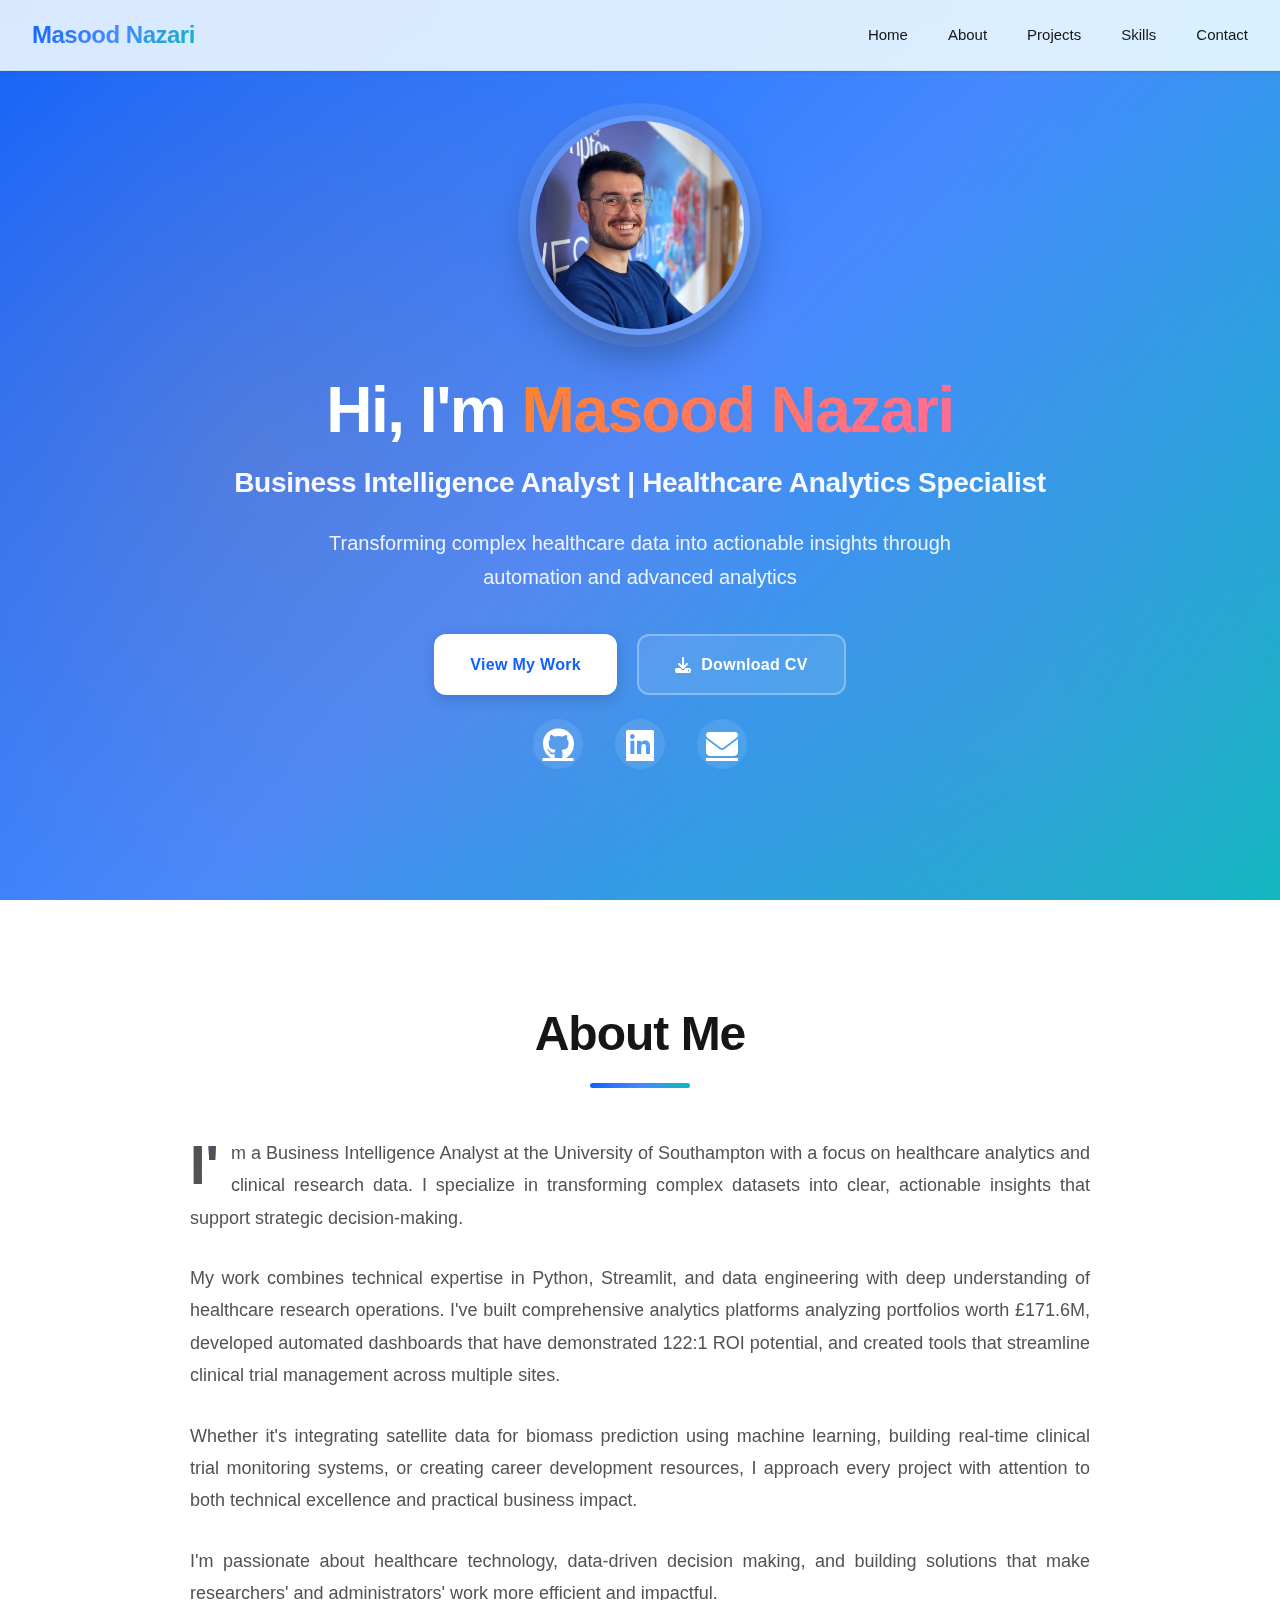
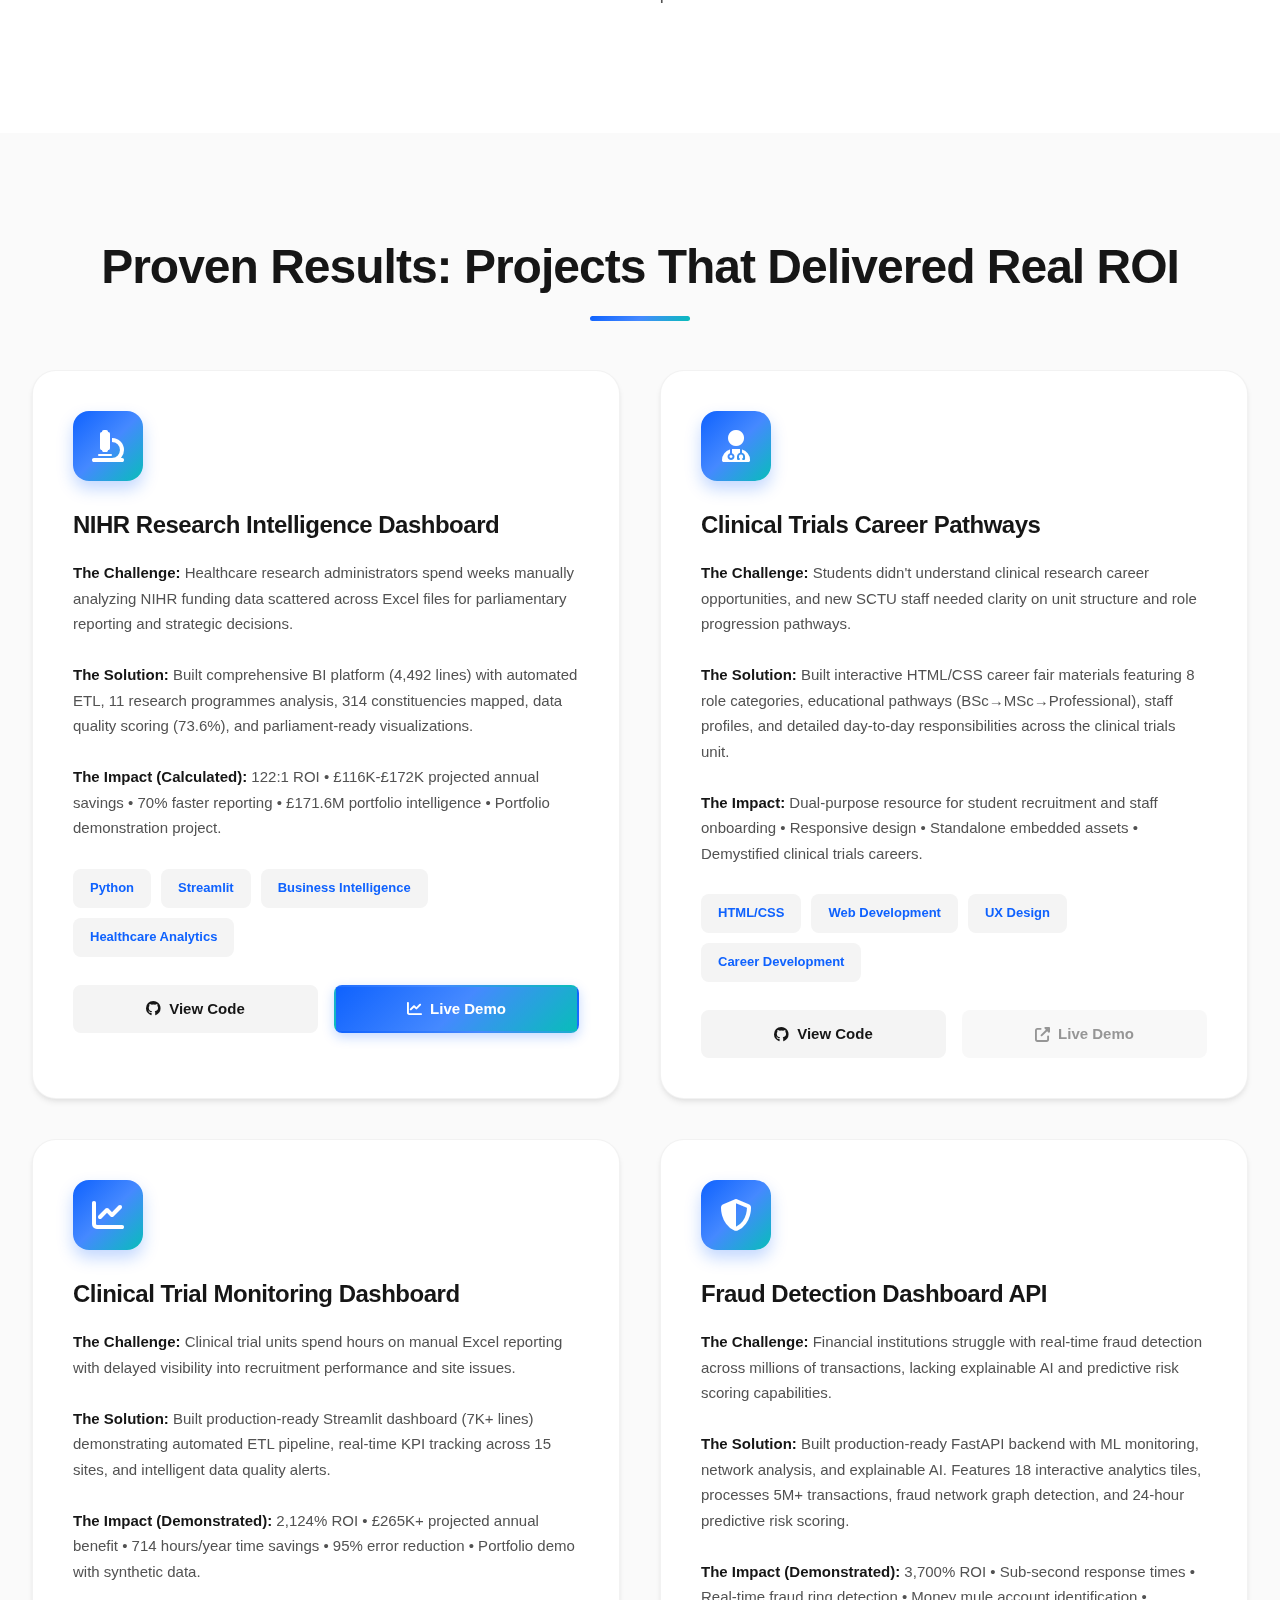
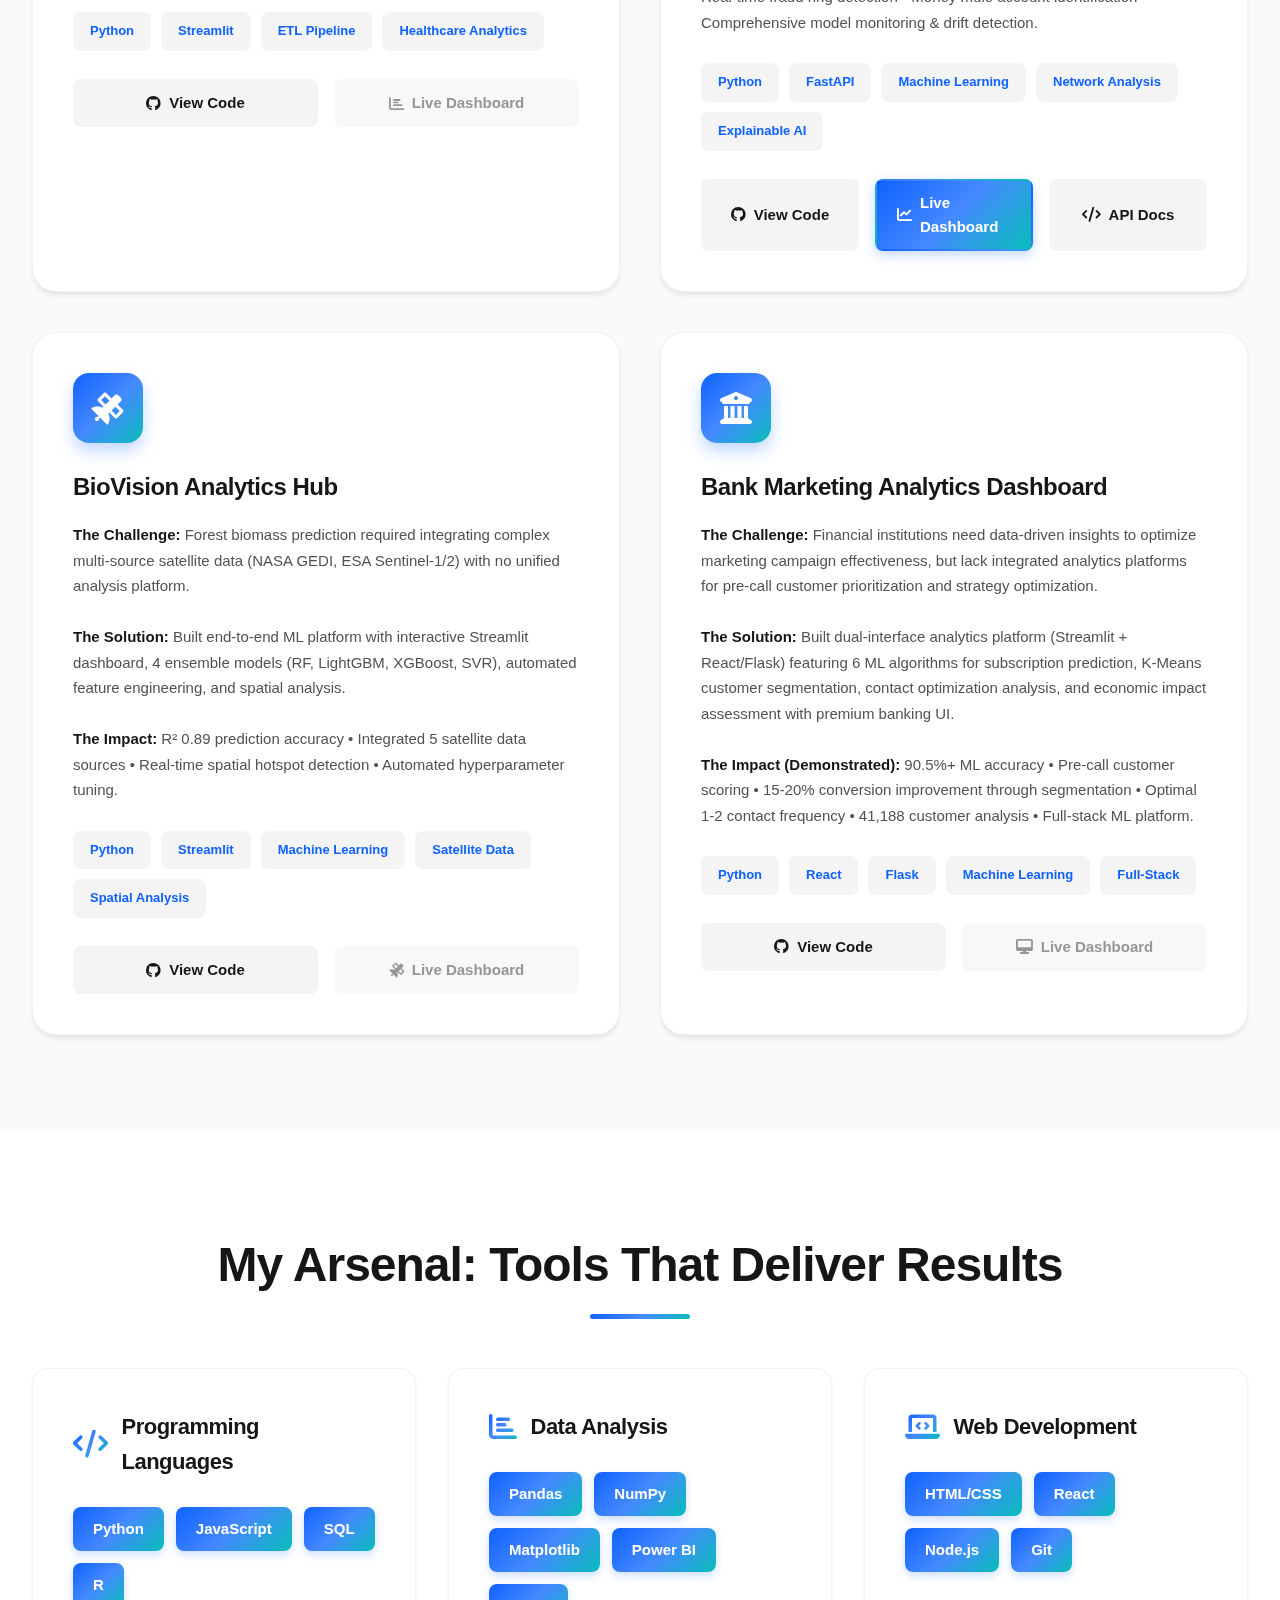
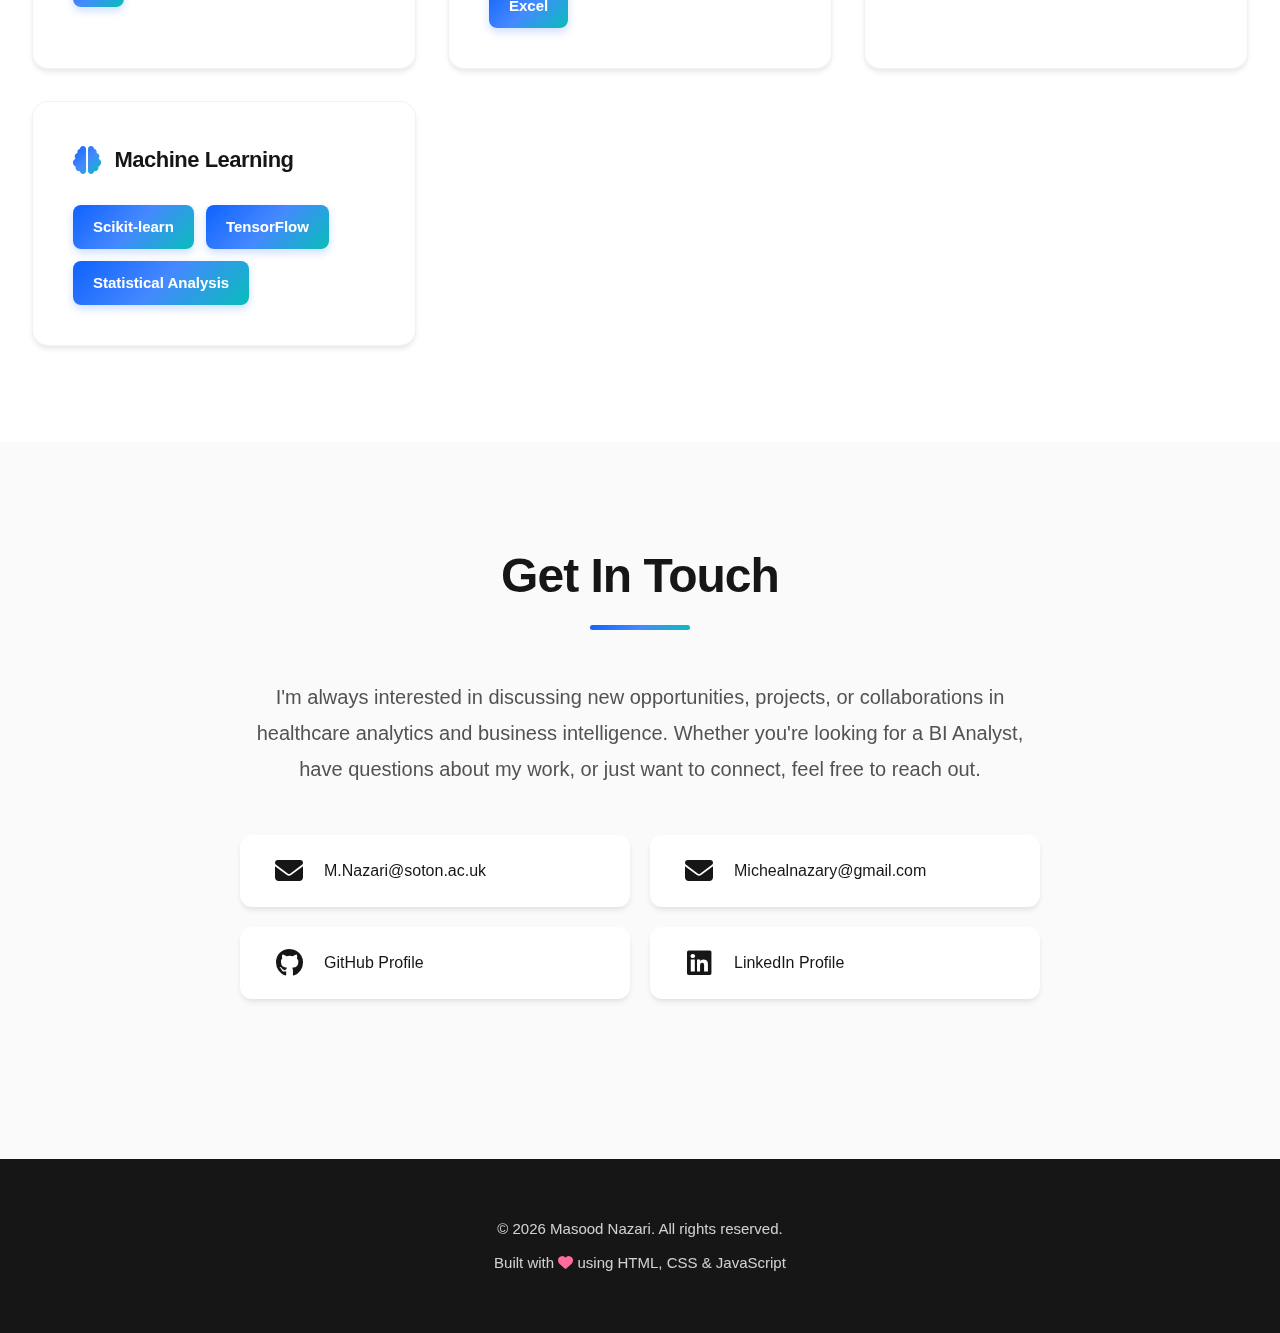
<file: index.html>
<!DOCTYPE html>
<html lang="en">
<head>
    <meta charset="UTF-8">
    <meta name="viewport" content="width=device-width, initial-scale=1.0">
    <meta name="description" content="Masood Nazari - Business Intelligence Analyst Portfolio">
    <title>Masood Nazari | Portfolio</title>
    <link rel="stylesheet" href="styles.css">
    <link rel="stylesheet" href="https://cdnjs.cloudflare.com/ajax/libs/font-awesome/6.4.0/css/all.min.css">
</head>
<body>
    <!-- Navigation -->
    <nav class="navbar">
        <div class="container">
            <div class="nav-brand">Masood Nazari</div>
            <ul class="nav-menu">
                <li><a href="#home" class="nav-link">Home</a></li>
                <li><a href="#about" class="nav-link">About</a></li>
                <li><a href="#projects" class="nav-link">Projects</a></li>
                <li><a href="#skills" class="nav-link">Skills</a></li>
                <li><a href="#contact" class="nav-link">Contact</a></li>
            </ul>
            <div class="hamburger">
                <span></span>
                <span></span>
                <span></span>
            </div>
        </div>
    </nav>

    <!-- Hero Section -->
    <section id="home" class="hero">
        <div class="container">
            <div class="hero-content">
                <div class="profile-image">
                    <img src="assets/profile pic.jpg" alt="Masood Nazari">
                </div>
                <h1 class="hero-title">Hi, I'm <span class="highlight">Masood Nazari</span></h1>
                <p class="hero-subtitle">Business Intelligence Analyst | Healthcare Analytics Specialist</p>
                <p class="hero-description">Transforming complex healthcare data into actionable insights through automation and advanced analytics</p>
                <div class="hero-buttons">
                    <a href="#projects" class="btn btn-primary">View My Work</a>
                    <a href="Masood Nazari CV.docx" download class="btn btn-secondary">
                        <i class="fas fa-download"></i> Download CV
                    </a>
                </div>
                <div class="social-links">
                    <a href="https://github.com/MichaelTheAnalyst" target="_blank" aria-label="GitHub">
                        <i class="fab fa-github"></i>
                    </a>
                    <a href="https://www.linkedin.com/in/masood-nazari" target="_blank" aria-label="LinkedIn">
                        <i class="fab fa-linkedin"></i>
                    </a>
                    <a href="mailto:M.Nazari@soton.ac.uk" aria-label="Email">
                        <i class="fas fa-envelope"></i>
                    </a>
                </div>
            </div>
        </div>
    </section>

    <!-- About Section -->
    <section id="about" class="about">
        <div class="container">
            <h2 class="section-title">About Me</h2>
            <div class="about-content">
                <div class="about-text">
                    <p>I'm a Business Intelligence Analyst at the University of Southampton with a focus on healthcare analytics and clinical research data. I specialize in transforming complex datasets into clear, actionable insights that support strategic decision-making.</p>
                    <p>My work combines technical expertise in Python, Streamlit, and data engineering with deep understanding of healthcare research operations. I've built comprehensive analytics platforms analyzing portfolios worth £171.6M, developed automated dashboards that have demonstrated 122:1 ROI potential, and created tools that streamline clinical trial management across multiple sites.</p>
                    <p>Whether it's integrating satellite data for biomass prediction using machine learning, building real-time clinical trial monitoring systems, or creating career development resources, I approach every project with attention to both technical excellence and practical business impact.</p>
                    <p>I'm passionate about healthcare technology, data-driven decision making, and building solutions that make researchers' and administrators' work more efficient and impactful.</p>
                </div>
            </div>
        </div>
    </section>

    <!-- Projects Section -->
    <section id="projects" class="projects">
        <div class="container">
            <h2 class="section-title">Proven Results: Projects That Delivered Real ROI</h2>
            <div class="projects-grid" id="projects-container">
                <!-- Real Projects from GitHub -->
                <div class="project-card">
                    <div class="project-icon">
                        <i class="fas fa-microscope"></i>
                    </div>
                    <h3>NIHR Research Intelligence Dashboard</h3>
                    <p><strong>The Challenge:</strong> Healthcare research administrators spend weeks manually analyzing NIHR funding data scattered across Excel files for parliamentary reporting and strategic decisions.<br><br>
                    <strong>The Solution:</strong> Built comprehensive BI platform (4,492 lines) with automated ETL, 11 research programmes analysis, 314 constituencies mapped, data quality scoring (73.6%), and parliament-ready visualizations.<br><br>
                    <strong>The Impact (Calculated):</strong> 122:1 ROI • £116K-£172K projected annual savings • 70% faster reporting • £171.6M portfolio intelligence • Portfolio demonstration project.</p>
                    <div class="project-tags">
                        <span class="tag">Python</span>
                        <span class="tag">Streamlit</span>
                        <span class="tag">Business Intelligence</span>
                        <span class="tag">Healthcare Analytics</span>
                    </div>
                    <div class="project-links">
                        <a href="https://github.com/MichaelTheAnalyst/nihr-research-intelligence-dashboard" target="_blank" class="project-link project-link-github">
                            <i class="fab fa-github"></i> View Code
                        </a>
                        <a href="https://nihr-research-intelligence-dashboard-2rzl58srylwa3yqdcqucux.streamlit.app/" target="_blank" class="project-link project-link-demo" title="Interactive Healthcare Intelligence Dashboard">
                            <i class="fas fa-chart-line"></i> Live Demo
                        </a>
                    </div>
                </div>

                <div class="project-card">
                    <div class="project-icon">
                        <i class="fas fa-user-md"></i>
                    </div>
                    <h3>Clinical Trials Career Pathways</h3>
                    <p><strong>The Challenge:</strong> Students didn't understand clinical research career opportunities, and new SCTU staff needed clarity on unit structure and role progression pathways.<br><br>
                    <strong>The Solution:</strong> Built interactive HTML/CSS career fair materials featuring 8 role categories, educational pathways (BSc→MSc→Professional), staff profiles, and detailed day-to-day responsibilities across the clinical trials unit.<br><br>
                    <strong>The Impact:</strong> Dual-purpose resource for student recruitment and staff onboarding • Responsive design • Standalone embedded assets • Demystified clinical trials careers.</p>
                    <div class="project-tags">
                        <span class="tag">HTML/CSS</span>
                        <span class="tag">Web Development</span>
                        <span class="tag">UX Design</span>
                        <span class="tag">Career Development</span>
                    </div>
                    <div class="project-links">
                        <a href="https://github.com/MichaelTheAnalyst/clinical-trials-career-pathways" target="_blank" class="project-link project-link-github">
                            <i class="fab fa-github"></i> View Code
                        </a>
                        <a href="#" target="_blank" class="project-link project-link-demo" title="Deploy on GitHub Pages to activate">
                            <i class="fas fa-external-link-alt"></i> Live Demo
                        </a>
                    </div>
                </div>

                <div class="project-card">
                    <div class="project-icon">
                        <i class="fas fa-chart-line"></i>
                    </div>
                    <h3>Clinical Trial Monitoring Dashboard</h3>
                    <p><strong>The Challenge:</strong> Clinical trial units spend hours on manual Excel reporting with delayed visibility into recruitment performance and site issues.<br><br>
                    <strong>The Solution:</strong> Built production-ready Streamlit dashboard (7K+ lines) demonstrating automated ETL pipeline, real-time KPI tracking across 15 sites, and intelligent data quality alerts.<br><br>
                    <strong>The Impact (Demonstrated):</strong> 2,124% ROI • £265K+ projected annual benefit • 714 hours/year time savings • 95% error reduction • Portfolio demo with synthetic data.</p>
                    <div class="project-tags">
                        <span class="tag">Python</span>
                        <span class="tag">Streamlit</span>
                        <span class="tag">ETL Pipeline</span>
                        <span class="tag">Healthcare Analytics</span>
                    </div>
                    <div class="project-links">
                        <a href="https://github.com/MichaelTheAnalyst/clinical-trial-analytics-dashboard-" target="_blank" class="project-link project-link-github">
                            <i class="fab fa-github"></i> View Code
                        </a>
                        <a href="#" target="_blank" class="project-link project-link-demo" title="Deploy on Streamlit Cloud to activate">
                            <i class="fas fa-chart-bar"></i> Live Dashboard
                        </a>
                    </div>
                </div>

                <div class="project-card">
                    <div class="project-icon">
                        <i class="fas fa-shield-alt"></i>
                    </div>
                    <h3>Fraud Detection Dashboard API</h3>
                    <p><strong>The Challenge:</strong> Financial institutions struggle with real-time fraud detection across millions of transactions, lacking explainable AI and predictive risk scoring capabilities.<br><br>
                    <strong>The Solution:</strong> Built production-ready FastAPI backend with ML monitoring, network analysis, and explainable AI. Features 18 interactive analytics tiles, processes 5M+ transactions, fraud network graph detection, and 24-hour predictive risk scoring.<br><br>
                    <strong>The Impact (Demonstrated):</strong> 3,700% ROI • Sub-second response times • Real-time fraud ring detection • Money mule account identification • Comprehensive model monitoring & drift detection.</p>
                    <div class="project-tags">
                        <span class="tag">Python</span>
                        <span class="tag">FastAPI</span>
                        <span class="tag">Machine Learning</span>
                        <span class="tag">Network Analysis</span>
                        <span class="tag">Explainable AI</span>
                    </div>
                    <div class="project-links">
                        <a href="https://github.com/MichaelTheAnalyst/fraud-detection-dashboard-api" target="_blank" class="project-link project-link-github">
                            <i class="fab fa-github"></i> View Code
                        </a>
                        <a href="https://fraud-detection-dashboard-api.vercel.app" target="_blank" class="project-link project-link-demo" title="Interactive React Dashboard">
                            <i class="fas fa-chart-line"></i> Live Dashboard
                        </a>
                        <a href="https://fraud-detection-dashboard-api.onrender.com/docs" target="_blank" class="project-link project-link-github" title="Interactive API Documentation">
                            <i class="fas fa-code"></i> API Docs
                        </a>
                    </div>
                </div>

                <div class="project-card">
                    <div class="project-icon">
                        <i class="fas fa-satellite"></i>
                    </div>
                    <h3>BioVision Analytics Hub</h3>
                    <p><strong>The Challenge:</strong> Forest biomass prediction required integrating complex multi-source satellite data (NASA GEDI, ESA Sentinel-1/2) with no unified analysis platform.<br><br>
                    <strong>The Solution:</strong> Built end-to-end ML platform with interactive Streamlit dashboard, 4 ensemble models (RF, LightGBM, XGBoost, SVR), automated feature engineering, and spatial analysis.<br><br>
                    <strong>The Impact:</strong> R² 0.89 prediction accuracy • Integrated 5 satellite data sources • Real-time spatial hotspot detection • Automated hyperparameter tuning.</p>
                    <div class="project-tags">
                        <span class="tag">Python</span>
                        <span class="tag">Streamlit</span>
                        <span class="tag">Machine Learning</span>
                        <span class="tag">Satellite Data</span>
                        <span class="tag">Spatial Analysis</span>
                    </div>
                    <div class="project-links">
                        <a href="https://github.com/MichaelTheAnalyst/BioVision-Analytics-Hub" target="_blank" class="project-link project-link-github">
                            <i class="fab fa-github"></i> View Code
                        </a>
                        <a href="#" target="_blank" class="project-link project-link-demo" title="Deploy on Streamlit Cloud to activate">
                            <i class="fas fa-satellite"></i> Live Dashboard
                        </a>
                    </div>
                </div>

                <div class="project-card">
                    <div class="project-icon">
                        <i class="fas fa-university"></i>
                    </div>
                    <h3>Bank Marketing Analytics Dashboard</h3>
                    <p><strong>The Challenge:</strong> Financial institutions need data-driven insights to optimize marketing campaign effectiveness, but lack integrated analytics platforms for pre-call customer prioritization and strategy optimization.<br><br>
                    <strong>The Solution:</strong> Built dual-interface analytics platform (Streamlit + React/Flask) featuring 6 ML algorithms for subscription prediction, K-Means customer segmentation, contact optimization analysis, and economic impact assessment with premium banking UI.<br><br>
                    <strong>The Impact (Demonstrated):</strong> 90.5%+ ML accuracy • Pre-call customer scoring • 15-20% conversion improvement through segmentation • Optimal 1-2 contact frequency • 41,188 customer analysis • Full-stack ML platform.</p>
                    <div class="project-tags">
                        <span class="tag">Python</span>
                        <span class="tag">React</span>
                        <span class="tag">Flask</span>
                        <span class="tag">Machine Learning</span>
                        <span class="tag">Full-Stack</span>
                    </div>
                    <div class="project-links">
                        <a href="https://github.com/MichaelTheAnalyst/bank-marketing-analytics-dashboard" target="_blank" class="project-link project-link-github">
                            <i class="fab fa-github"></i> View Code
                        </a>
                        <a href="#" target="_blank" class="project-link project-link-demo" title="Deploy React + Flask to activate">
                            <i class="fas fa-desktop"></i> Live Dashboard
                        </a>
                    </div>
                </div>
            </div>
        </div>
    </section>

    <!-- Skills Section -->
    <section id="skills" class="skills">
        <div class="container">
            <h2 class="section-title">My Arsenal: Tools That Deliver Results</h2>
            <div class="skills-grid">
                <div class="skill-category">
                    <h3><i class="fas fa-code"></i> Programming Languages</h3>
                    <div class="skill-tags">
                        <span class="skill-tag">Python</span>
                        <span class="skill-tag">JavaScript</span>
                        <span class="skill-tag">SQL</span>
                        <span class="skill-tag">R</span>
                    </div>
                </div>
                <div class="skill-category">
                    <h3><i class="fas fa-chart-bar"></i> Data Analysis</h3>
                    <div class="skill-tags">
                        <span class="skill-tag">Pandas</span>
                        <span class="skill-tag">NumPy</span>
                        <span class="skill-tag">Matplotlib</span>
                        <span class="skill-tag">Power BI</span>
                        <span class="skill-tag">Excel</span>
                    </div>
                </div>
                <div class="skill-category">
                    <h3><i class="fas fa-laptop-code"></i> Web Development</h3>
                    <div class="skill-tags">
                        <span class="skill-tag">HTML/CSS</span>
                        <span class="skill-tag">React</span>
                        <span class="skill-tag">Node.js</span>
                        <span class="skill-tag">Git</span>
                    </div>
                </div>
                <div class="skill-category">
                    <h3><i class="fas fa-brain"></i> Machine Learning</h3>
                    <div class="skill-tags">
                        <span class="skill-tag">Scikit-learn</span>
                        <span class="skill-tag">TensorFlow</span>
                        <span class="skill-tag">Statistical Analysis</span>
                    </div>
                </div>
            </div>
        </div>
    </section>

    <!-- Contact Section -->
    <section id="contact" class="contact">
        <div class="container">
            <h2 class="section-title">Get In Touch</h2>
            <div class="contact-content">
                <p class="contact-text">I'm always interested in discussing new opportunities, projects, or collaborations in healthcare analytics and business intelligence. Whether you're looking for a BI Analyst, have questions about my work, or just want to connect, feel free to reach out.</p>
                <div class="contact-methods">
                    <a href="mailto:M.Nazari@soton.ac.uk" class="contact-method">
                        <i class="fas fa-envelope"></i>
                        <span>M.Nazari@soton.ac.uk</span>
                    </a>
                    <a href="mailto:Michealnazary@gmail.com" class="contact-method">
                        <i class="fas fa-envelope"></i>
                        <span>Michealnazary@gmail.com</span>
                    </a>
                    <a href="https://github.com/MichaelTheAnalyst" target="_blank" class="contact-method">
                        <i class="fab fa-github"></i>
                        <span>GitHub Profile</span>
                    </a>
                    <a href="https://www.linkedin.com/in/masood-nazari" target="_blank" class="contact-method">
                        <i class="fab fa-linkedin"></i>
                        <span>LinkedIn Profile</span>
                    </a>
                </div>
            </div>
        </div>
    </section>

    <!-- Footer -->
    <footer class="footer">
        <div class="container">
            <p>&copy; 2025 Masood Nazari. All rights reserved.</p>
            <p>Built with <i class="fas fa-heart"></i> using HTML, CSS & JavaScript</p>
        </div>
    </footer>

    <script src="script.js"></script>
</body>
</html>
</file>
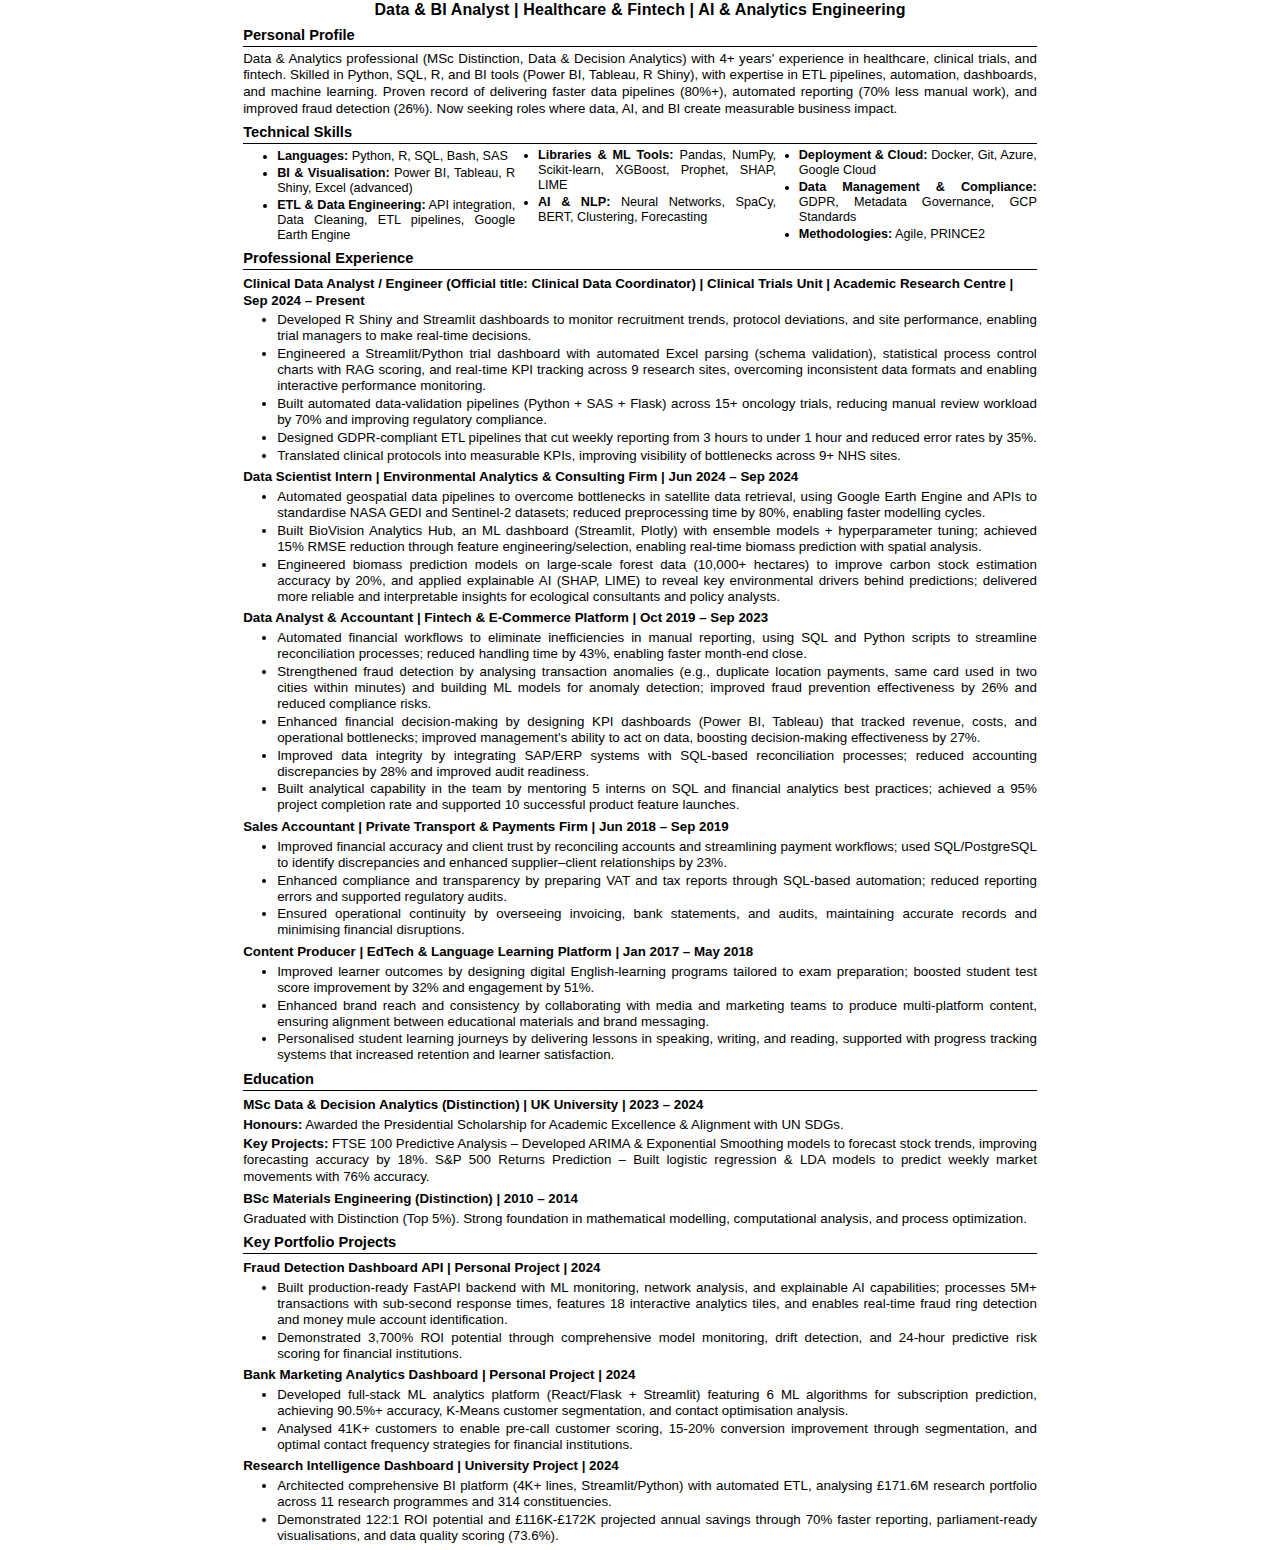
<file: Anonymous_CV.html>
<!DOCTYPE html>
<html>
<head>
    <meta charset="UTF-8">
    <title>Anonymous CV</title>
    <style>
        @page {
            size: A4;
            margin: 1.2cm 1.5cm 1.2cm 1.5cm;
        }
        @page:first {
            margin-top: 0.8cm;
        }
        body {
            font-family: 'Calibri', 'Arial', sans-serif;
            font-size: 10pt;
            line-height: 1.25;
            color: #000000;
            max-width: 21cm;
            margin: 0 auto;
            padding: 0;
        }
        h1 {
            font-size: 12pt;
            font-weight: bold;
            margin: 0 0 0.1cm 0;
            color: #000000;
            text-align: center;
            letter-spacing: 0.1pt;
            padding-top: 0;
        }
        h2 {
            font-size: 11pt;
            font-weight: bold;
            margin-top: 0.2cm;
            margin-bottom: 0.1cm;
            color: #000000;
            border-bottom: 0.8pt solid #000000;
            padding-bottom: 0.05cm;
            page-break-after: avoid;
        }
        h2:first-of-type {
            margin-top: 0.15cm;
        }
        h3 {
            font-size: 10pt;
            font-weight: bold;
            margin-top: 0.15cm;
            margin-bottom: 0.08cm;
            color: #000000;
            page-break-after: avoid;
        }
        p {
            margin: 0.08cm 0;
            text-align: justify;
            orphans: 2;
            widows: 2;
        }
        ul {
            margin: 0.08cm 0;
            padding-left: 0.9cm;
            text-align: justify;
        }
        li {
            margin: 0.05cm 0;
            line-height: 1.2;
        }
        .section {
            margin-bottom: 0.18cm;
            page-break-inside: avoid;
        }
        .job-title {
            font-weight: bold;
        }
        .company {
            font-style: italic;
        }
        .date {
            font-style: italic;
        }
        .profile-section {
            margin-bottom: 0.18cm;
        }
        .compact {
            margin-bottom: 0.12cm;
        }
        .job-entry {
            margin-bottom: 0.15cm;
        }
        .skills-section {
            margin-bottom: 0.15cm;
        }
        .skills-section ul {
            columns: 3;
            column-gap: 0.6cm;
            column-rule: none;
            margin: 0.05cm 0;
        }
        .skills-section li {
            break-inside: avoid;
            margin: 0.04cm 0;
            font-size: 9.5pt;
        }
        @media print {
            body {
                margin: 0;
            }
            h2 {
                page-break-after: avoid;
            }
            h3 {
                page-break-after: avoid;
            }
            ul {
                page-break-inside: avoid;
            }
        }
    </style>
</head>
<body>

<h1>Data & BI Analyst | Healthcare & Fintech | AI & Analytics Engineering</h1>

<div class="section profile-section compact">
<h2>Personal Profile</h2>
<p style="margin: 0.06cm 0;">Data & Analytics professional (MSc Distinction, Data & Decision Analytics) with 4+ years' experience in healthcare, clinical trials, and fintech. Skilled in Python, SQL, R, and BI tools (Power BI, Tableau, R Shiny), with expertise in ETL pipelines, automation, dashboards, and machine learning. Proven record of delivering faster data pipelines (80%+), automated reporting (70% less manual work), and improved fraud detection (26%). Now seeking roles where data, AI, and BI create measurable business impact.</p>
</div>

<div class="section skills-section">
<h2>Technical Skills</h2>
<ul style="margin: 0.05cm 0;">
    <li><strong>Languages:</strong> Python, R, SQL, Bash, SAS</li>
    <li><strong>BI & Visualisation:</strong> Power BI, Tableau, R Shiny, Excel (advanced)</li>
    <li><strong>ETL & Data Engineering:</strong> API integration, Data Cleaning, ETL pipelines, Google Earth Engine</li>
    <li><strong>Libraries & ML Tools:</strong> Pandas, NumPy, Scikit-learn, XGBoost, Prophet, SHAP, LIME</li>
    <li><strong>AI & NLP:</strong> Neural Networks, SpaCy, BERT, Clustering, Forecasting</li>
    <li><strong>Deployment & Cloud:</strong> Docker, Git, Azure, Google Cloud</li>
    <li><strong>Data Management & Compliance:</strong> GDPR, Metadata Governance, GCP Standards</li>
    <li><strong>Methodologies:</strong> Agile, PRINCE2</li>
</ul>
</div>

<div class="section">
<h2>Professional Experience</h2>

<div class="job-entry">
<h3>Clinical Data Analyst / Engineer (Official title: Clinical Data Coordinator) | Clinical Trials Unit | Academic Research Centre | Sep 2024 – Present</h3>
<ul style="margin: 0.06cm 0;">
    <li>Developed R Shiny and Streamlit dashboards to monitor recruitment trends, protocol deviations, and site performance, enabling trial managers to make real-time decisions.</li>
    <li>Engineered a Streamlit/Python trial dashboard with automated Excel parsing (schema validation), statistical process control charts with RAG scoring, and real-time KPI tracking across 9 research sites, overcoming inconsistent data formats and enabling interactive performance monitoring.</li>
    <li>Built automated data-validation pipelines (Python + SAS + Flask) across 15+ oncology trials, reducing manual review workload by 70% and improving regulatory compliance.</li>
    <li>Designed GDPR-compliant ETL pipelines that cut weekly reporting from 3 hours to under 1 hour and reduced error rates by 35%.</li>
    <li>Translated clinical protocols into measurable KPIs, improving visibility of bottlenecks across 9+ NHS sites.</li>
</ul>
</div>

<div class="job-entry">
<h3>Data Scientist Intern | Environmental Analytics & Consulting Firm | Jun 2024 – Sep 2024</h3>
<ul style="margin: 0.06cm 0;">
    <li>Automated geospatial data pipelines to overcome bottlenecks in satellite data retrieval, using Google Earth Engine and APIs to standardise NASA GEDI and Sentinel-2 datasets; reduced preprocessing time by 80%, enabling faster modelling cycles.</li>
    <li>Built BioVision Analytics Hub, an ML dashboard (Streamlit, Plotly) with ensemble models + hyperparameter tuning; achieved 15% RMSE reduction through feature engineering/selection, enabling real-time biomass prediction with spatial analysis.</li>
    <li>Engineered biomass prediction models on large-scale forest data (10,000+ hectares) to improve carbon stock estimation accuracy by 20%, and applied explainable AI (SHAP, LIME) to reveal key environmental drivers behind predictions; delivered more reliable and interpretable insights for ecological consultants and policy analysts.</li>
</ul>
</div>

<div class="job-entry">
<h3>Data Analyst & Accountant | Fintech & E-Commerce Platform | Oct 2019 – Sep 2023</h3>
<ul style="margin: 0.06cm 0;">
    <li>Automated financial workflows to eliminate inefficiencies in manual reporting, using SQL and Python scripts to streamline reconciliation processes; reduced handling time by 43%, enabling faster month-end close.</li>
    <li>Strengthened fraud detection by analysing transaction anomalies (e.g., duplicate location payments, same card used in two cities within minutes) and building ML models for anomaly detection; improved fraud prevention effectiveness by 26% and reduced compliance risks.</li>
    <li>Enhanced financial decision-making by designing KPI dashboards (Power BI, Tableau) that tracked revenue, costs, and operational bottlenecks; improved management's ability to act on data, boosting decision-making effectiveness by 27%.</li>
    <li>Improved data integrity by integrating SAP/ERP systems with SQL-based reconciliation processes; reduced accounting discrepancies by 28% and improved audit readiness.</li>
    <li>Built analytical capability in the team by mentoring 5 interns on SQL and financial analytics best practices; achieved a 95% project completion rate and supported 10 successful product feature launches.</li>
</ul>
</div>

<div class="job-entry">
<h3>Sales Accountant | Private Transport & Payments Firm | Jun 2018 – Sep 2019</h3>
<ul style="margin: 0.06cm 0;">
    <li>Improved financial accuracy and client trust by reconciling accounts and streamlining payment workflows; used SQL/PostgreSQL to identify discrepancies and enhanced supplier–client relationships by 23%.</li>
    <li>Enhanced compliance and transparency by preparing VAT and tax reports through SQL-based automation; reduced reporting errors and supported regulatory audits.</li>
    <li>Ensured operational continuity by overseeing invoicing, bank statements, and audits, maintaining accurate records and minimising financial disruptions.</li>
</ul>
</div>

<div class="job-entry">
<h3>Content Producer | EdTech & Language Learning Platform | Jan 2017 – May 2018</h3>
<ul style="margin: 0.06cm 0;">
    <li>Improved learner outcomes by designing digital English-learning programs tailored to exam preparation; boosted student test score improvement by 32% and engagement by 51%.</li>
    <li>Enhanced brand reach and consistency by collaborating with media and marketing teams to produce multi-platform content, ensuring alignment between educational materials and brand messaging.</li>
    <li>Personalised student learning journeys by delivering lessons in speaking, writing, and reading, supported with progress tracking systems that increased retention and learner satisfaction.</li>
</ul>
</div>
</div>

<div class="section compact">
<h2>Education</h2>

<div class="job-entry">
<h3>MSc Data & Decision Analytics (Distinction) | UK University | 2023 – 2024</h3>
<p style="margin: 0.06cm 0;"><strong>Honours:</strong> Awarded the Presidential Scholarship for Academic Excellence & Alignment with UN SDGs.</p>
<p style="margin: 0.06cm 0;"><strong>Key Projects:</strong> FTSE 100 Predictive Analysis – Developed ARIMA & Exponential Smoothing models to forecast stock trends, improving forecasting accuracy by 18%. S&P 500 Returns Prediction – Built logistic regression & LDA models to predict weekly market movements with 76% accuracy.</p>
</div>

<div class="job-entry">
<h3>BSc Materials Engineering (Distinction) | 2010 – 2014</h3>
<p style="margin: 0.06cm 0;">Graduated with Distinction (Top 5%). Strong foundation in mathematical modelling, computational analysis, and process optimization.</p>
</div>
</div>

<div class="section compact">
<h2>Key Portfolio Projects</h2>

<div class="job-entry">
<h3>Fraud Detection Dashboard API | Personal Project | 2024</h3>
<ul style="margin: 0.06cm 0;">
    <li>Built production-ready FastAPI backend with ML monitoring, network analysis, and explainable AI capabilities; processes 5M+ transactions with sub-second response times, features 18 interactive analytics tiles, and enables real-time fraud ring detection and money mule account identification.</li>
    <li>Demonstrated 3,700% ROI potential through comprehensive model monitoring, drift detection, and 24-hour predictive risk scoring for financial institutions.</li>
</ul>
</div>

<div class="job-entry">
<h3>Bank Marketing Analytics Dashboard | Personal Project | 2024</h3>
<ul style="margin: 0.06cm 0;">
    <li>Developed full-stack ML analytics platform (React/Flask + Streamlit) featuring 6 ML algorithms for subscription prediction, achieving 90.5%+ accuracy, K-Means customer segmentation, and contact optimisation analysis.</li>
    <li>Analysed 41K+ customers to enable pre-call customer scoring, 15-20% conversion improvement through segmentation, and optimal contact frequency strategies for financial institutions.</li>
</ul>
</div>

<div class="job-entry">
<h3>Research Intelligence Dashboard | University Project | 2024</h3>
<ul style="margin: 0.06cm 0;">
    <li>Architected comprehensive BI platform (4K+ lines, Streamlit/Python) with automated ETL, analysing £171.6M research portfolio across 11 research programmes and 314 constituencies.</li>
    <li>Demonstrated 122:1 ROI potential and £116K-£172K projected annual savings through 70% faster reporting, parliament-ready visualisations, and data quality scoring (73.6%).</li>
</ul>
</div>
</div>

</body>
</html>
</file>
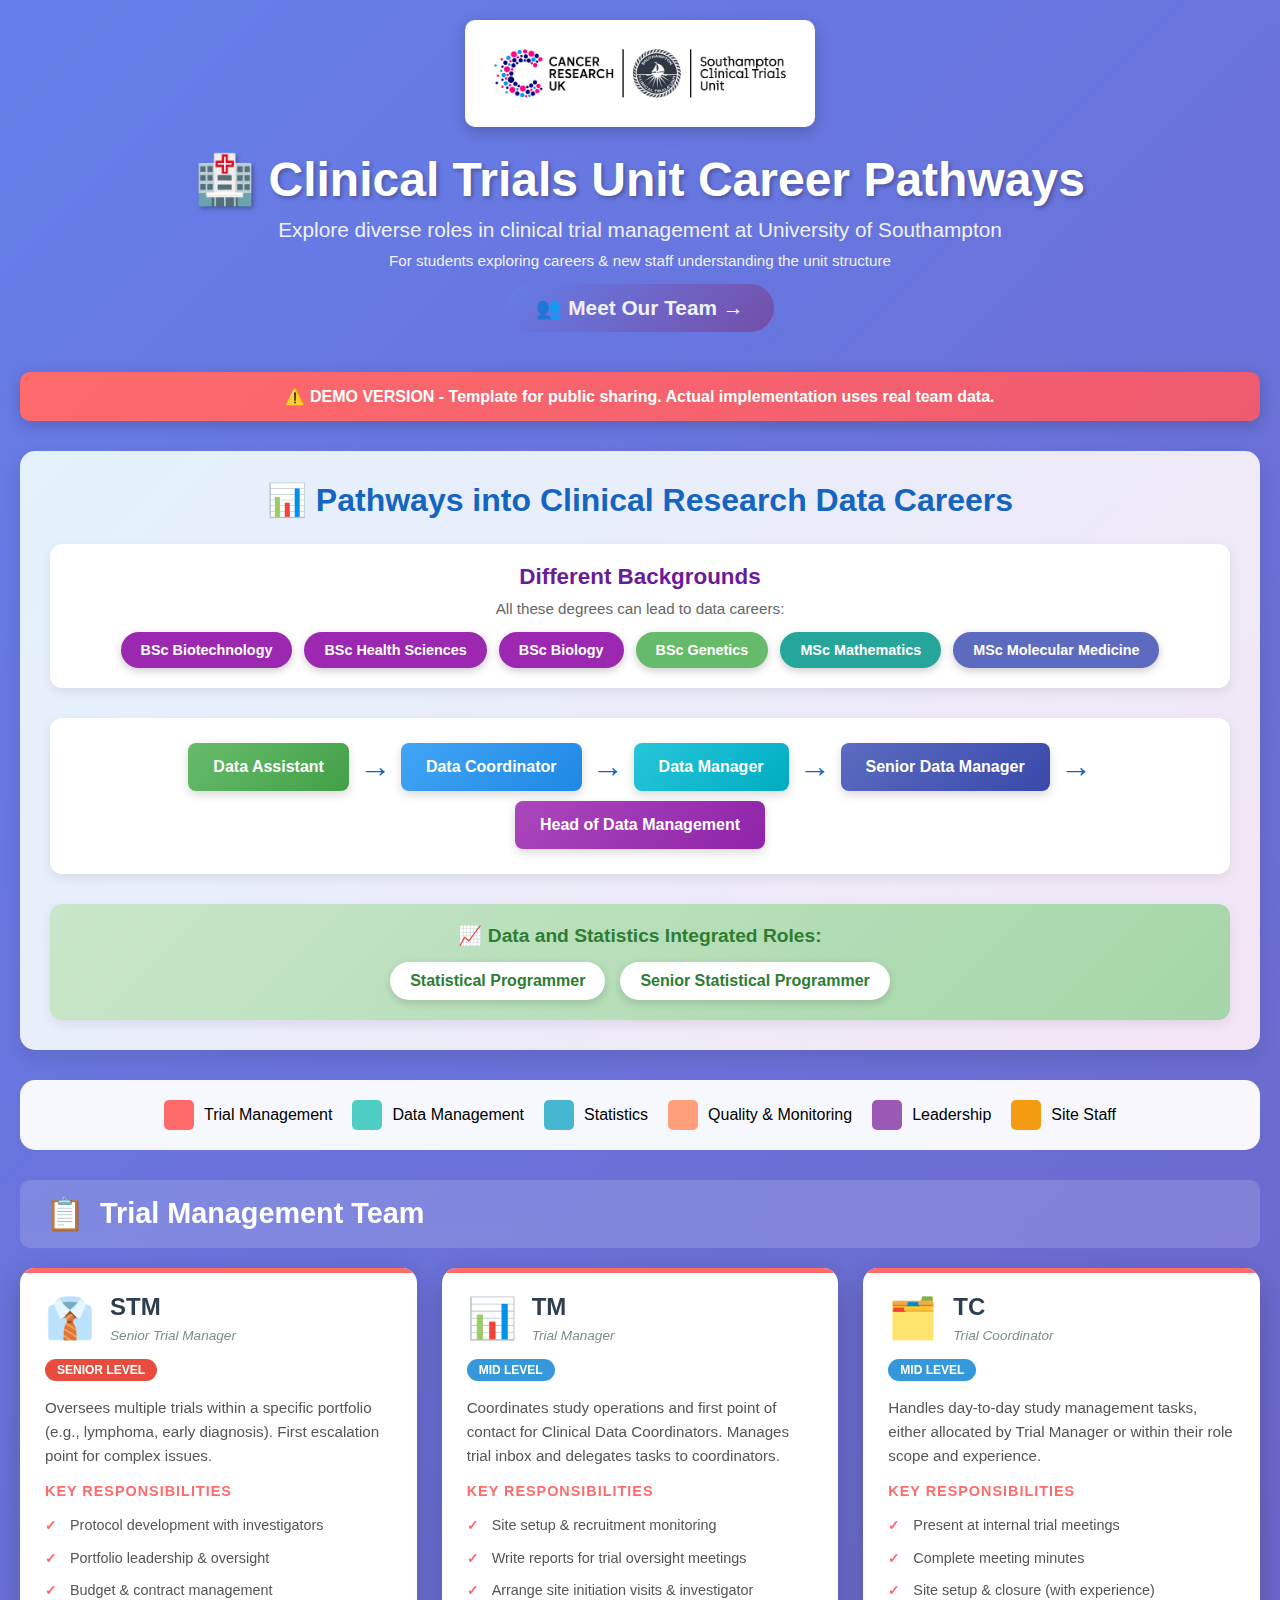
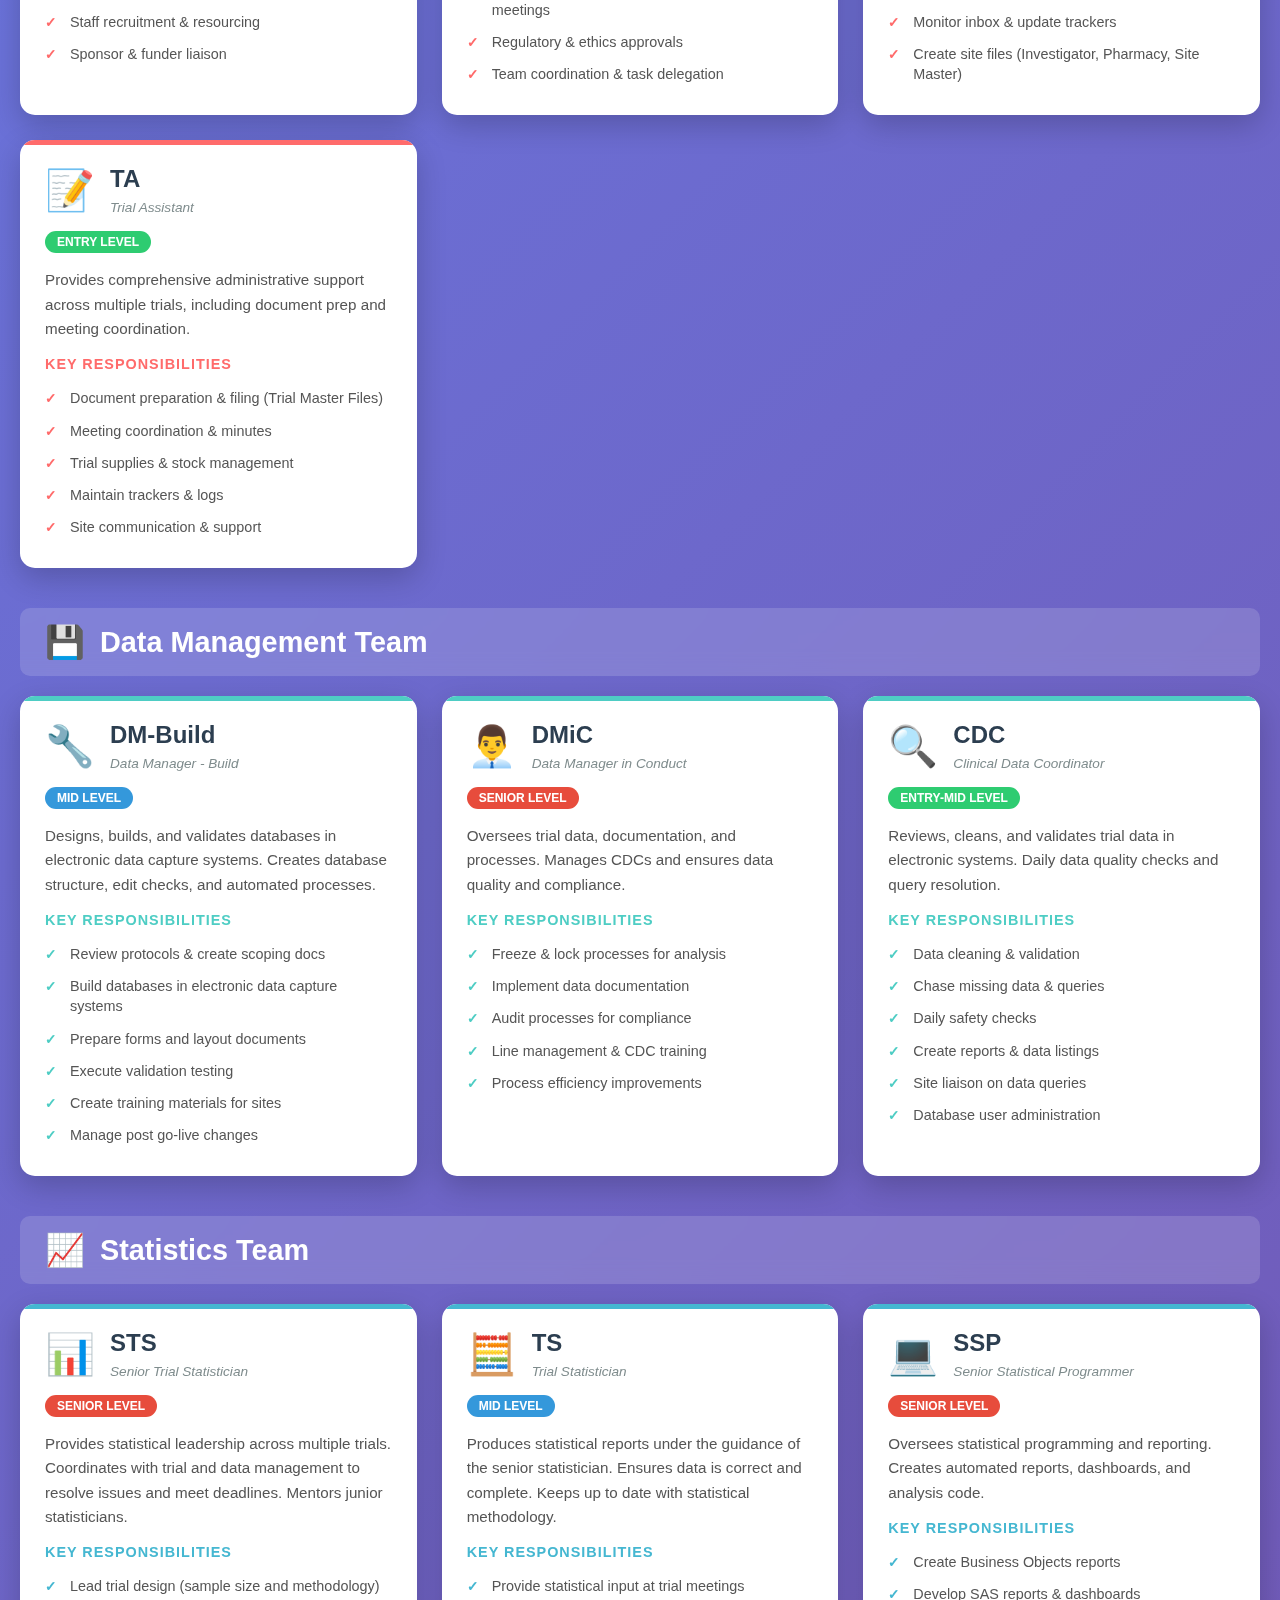
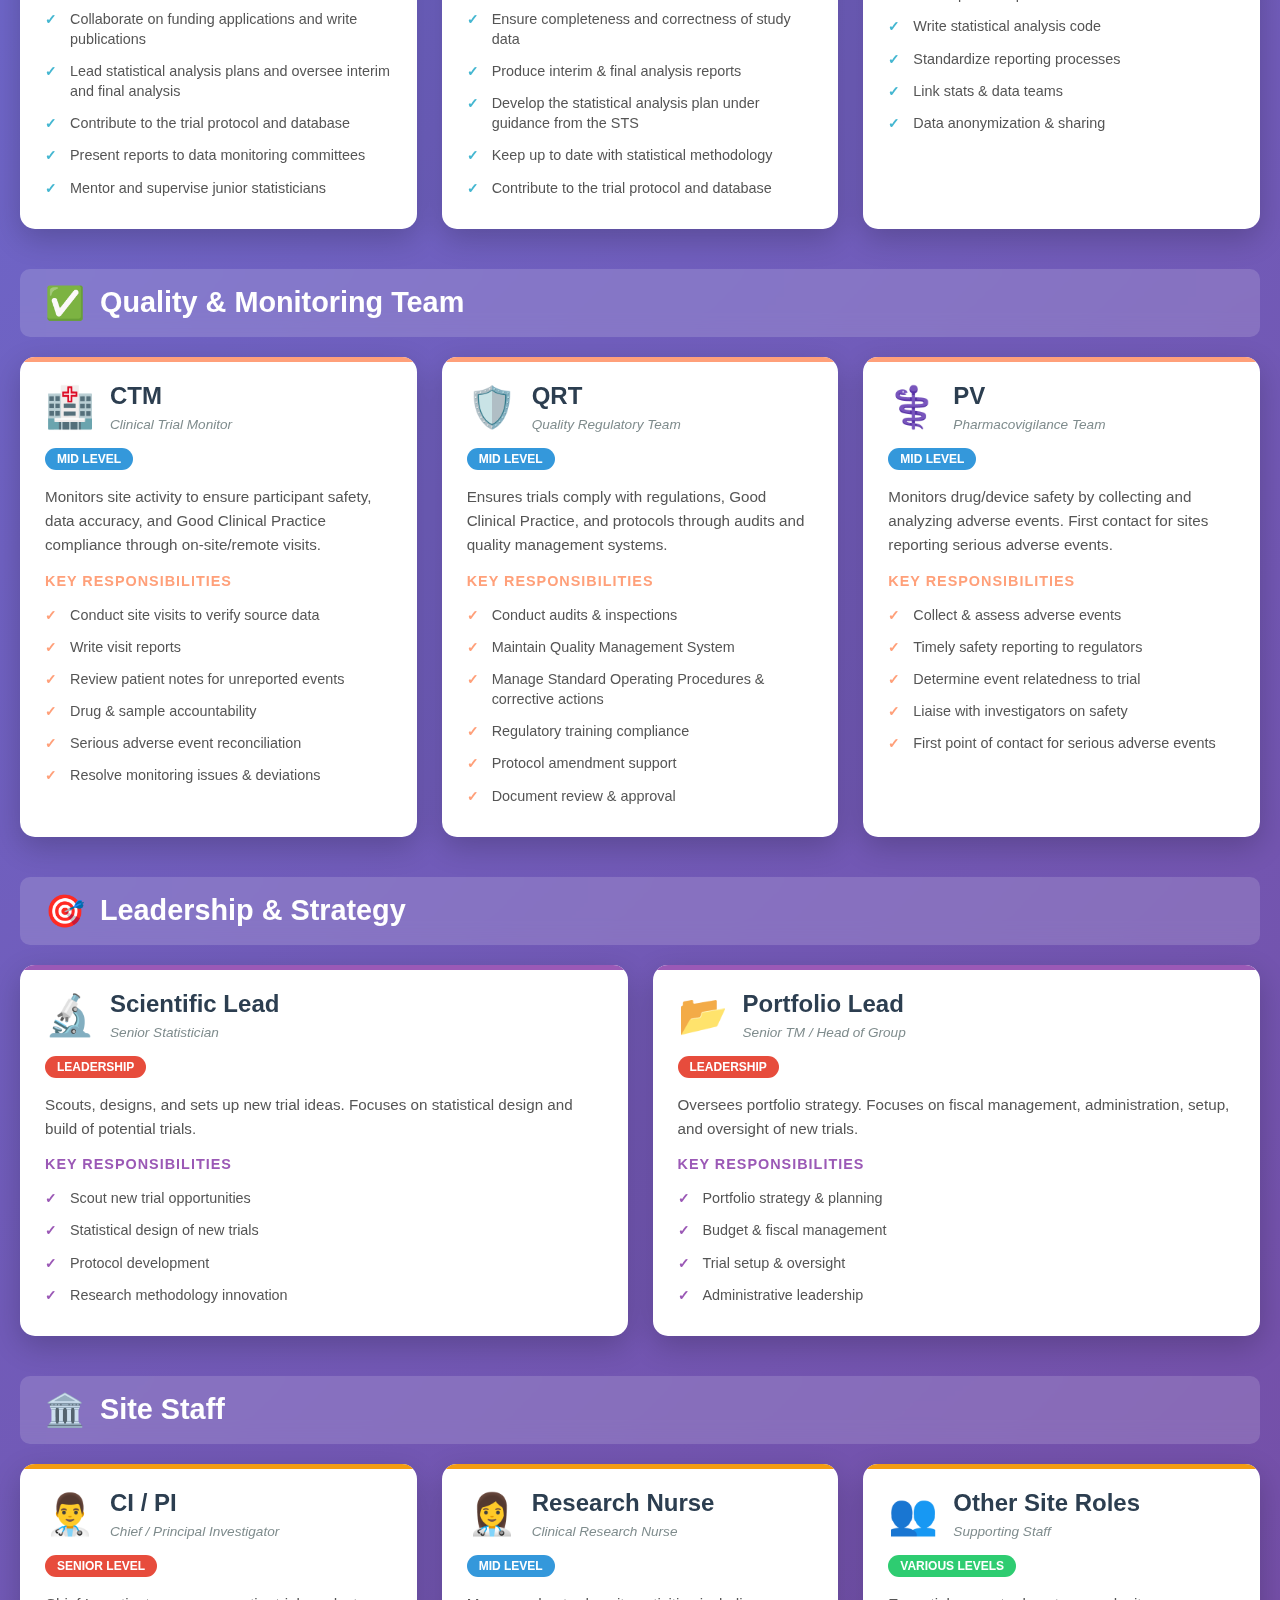
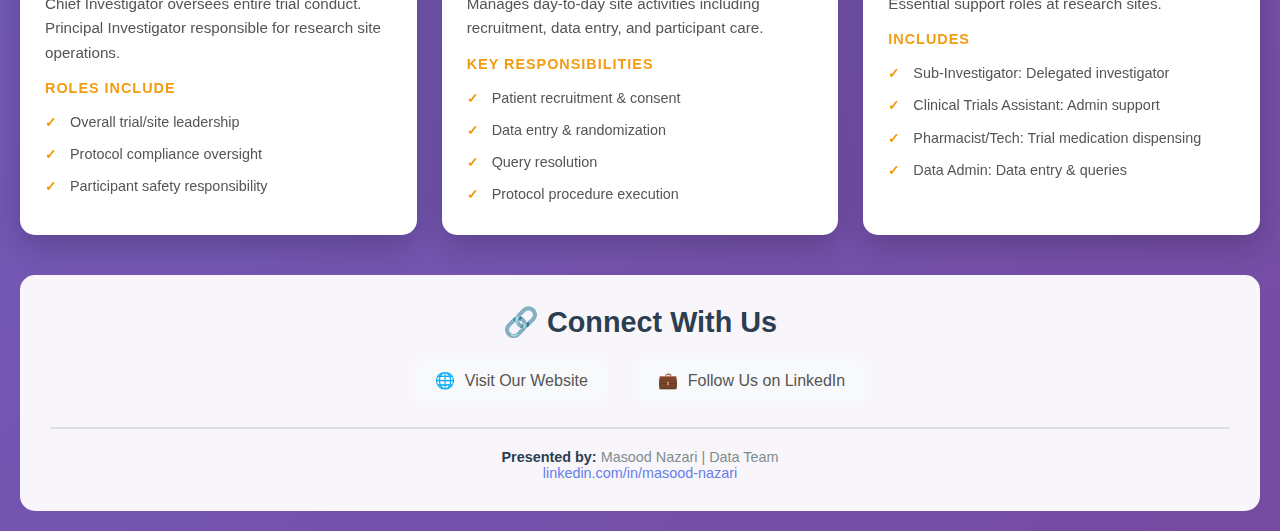
<file: career_fair_infographic_demo_standalone.html>
<!DOCTYPE html>
<html lang="en">
<head>
    <meta charset="UTF-8">
    <meta name="viewport" content="width=device-width, initial-scale=1.0">
    <title>Clinical Trials Unit - Career Pathways (DEMO)</title>
    <style>
        * {
            margin: 0;
            padding: 0;
            box-sizing: border-box;
        }

        body {
            font-family: 'Segoe UI', Tahoma, Geneva, Verdana, sans-serif;
            background: linear-gradient(135deg, #667eea 0%, #764ba2 100%);
            padding: 20px;
            min-height: 100vh;
        }

        .container {
            max-width: 1400px;
            margin: 0 auto;
        }

        header {
            text-align: center;
            color: white;
            margin-bottom: 40px;
            animation: fadeInDown 0.8s ease;
        }

        .header-logo {
            max-width: 350px;
            height: auto;
            margin-bottom: 20px;
            background: white;
            padding: 20px;
            border-radius: 10px;
            box-shadow: 0 5px 15px rgba(0,0,0,0.2);
        }

        header h1 {
            font-size: 3em;
            margin-bottom: 10px;
            text-shadow: 2px 2px 4px rgba(0,0,0,0.3);
        }

        header p {
            font-size: 1.3em;
            opacity: 0.9;
        }

        .roles-grid {
            display: grid;
            grid-template-columns: repeat(auto-fit, minmax(320px, 1fr));
            gap: 25px;
            margin-bottom: 30px;
        }

        .role-card {
            background: white;
            border-radius: 15px;
            padding: 25px;
            box-shadow: 0 10px 30px rgba(0,0,0,0.2);
            transition: transform 0.3s ease, box-shadow 0.3s ease;
            cursor: pointer;
            position: relative;
            overflow: hidden;
        }

        .role-card::before {
            content: '';
            position: absolute;
            top: 0;
            left: 0;
            width: 100%;
            height: 5px;
            background: var(--accent-color);
        }

        .role-card:hover {
            transform: translateY(-10px);
            box-shadow: 0 15px 40px rgba(0,0,0,0.3);
        }

        .role-card.management { --accent-color: #FF6B6B; }
        .role-card.data { --accent-color: #4ECDC4; }
        .role-card.stats { --accent-color: #45B7D1; }
        .role-card.quality { --accent-color: #FFA07A; }
        .role-card.leadership { --accent-color: #9B59B6; }
        .role-card.site { --accent-color: #F39C12; }

        .role-header {
            display: flex;
            align-items: center;
            margin-bottom: 15px;
        }

        .role-icon {
            font-size: 2.5em;
            margin-right: 15px;
        }

        .role-title {
            flex: 1;
        }

        .role-title h2 {
            font-size: 1.5em;
            color: #2c3e50;
            margin-bottom: 5px;
        }

        .role-title .full-name {
            font-size: 0.85em;
            color: #7f8c8d;
            font-style: italic;
        }

        .role-level {
            display: inline-block;
            padding: 4px 12px;
            border-radius: 20px;
            font-size: 0.75em;
            font-weight: bold;
            margin-bottom: 15px;
        }

        .level-senior { background: #e74c3c; color: white; }
        .level-mid { background: #3498db; color: white; }
        .level-junior { background: #2ecc71; color: white; }

        .role-description {
            color: #555;
            margin-bottom: 15px;
            line-height: 1.6;
            font-size: 0.95em;
        }

        .key-tasks {
            margin-top: 15px;
        }

        .key-tasks h3 {
            font-size: 0.9em;
            color: var(--accent-color);
            margin-bottom: 10px;
            text-transform: uppercase;
            letter-spacing: 1px;
        }

        .key-tasks ul {
            list-style: none;
            padding-left: 0;
        }

        .key-tasks li {
            padding: 6px 0;
            padding-left: 25px;
            position: relative;
            color: #555;
            font-size: 0.9em;
            line-height: 1.4;
        }

        .key-tasks li::before {
            content: '✓';
            position: absolute;
            left: 0;
            color: var(--accent-color);
            font-weight: bold;
        }

        .category-section {
            margin-bottom: 40px;
        }

        .category-header {
            background: rgba(255,255,255,0.15);
            backdrop-filter: blur(10px);
            color: white;
            padding: 15px 25px;
            border-radius: 10px;
            margin-bottom: 20px;
            display: flex;
            align-items: center;
            animation: fadeIn 0.8s ease;
        }

        .category-header h2 {
            font-size: 1.8em;
            margin-left: 15px;
        }

        .category-icon {
            font-size: 2em;
        }

        @keyframes fadeIn {
            from { opacity: 0; transform: translateY(20px); }
            to { opacity: 1; transform: translateY(0); }
        }

        @keyframes fadeInDown {
            from { opacity: 0; transform: translateY(-30px); }
            to { opacity: 1; transform: translateY(0); }
        }

        .legend {
            background: rgba(255,255,255,0.95);
            padding: 20px;
            border-radius: 15px;
            margin-bottom: 30px;
            display: flex;
            justify-content: center;
            flex-wrap: wrap;
            gap: 20px;
        }

        .legend-item {
            display: flex;
            align-items: center;
            gap: 10px;
        }

        .legend-color {
            width: 30px;
            height: 30px;
            border-radius: 5px;
        }

        .contact-section {
            background: rgba(255,255,255,0.95);
            padding: 30px;
            border-radius: 15px;
            margin-top: 40px;
            text-align: center;
        }

        .contact-section h2 {
            color: #2c3e50;
            margin-bottom: 20px;
            font-size: 1.8em;
        }

        .contact-links {
            display: flex;
            justify-content: center;
            flex-wrap: wrap;
            gap: 30px;
            margin-bottom: 25px;
        }

        .contact-item {
            display: flex;
            align-items: center;
            gap: 10px;
            color: #555;
            text-decoration: none;
            padding: 12px 20px;
            background: #f8f9fa;
            border-radius: 8px;
            transition: all 0.3s ease;
        }

        .contact-item:hover {
            background: #667eea;
            color: white;
            transform: translateY(-3px);
            box-shadow: 0 5px 15px rgba(0,0,0,0.2);
        }

        .contact-item i {
            font-size: 1.5em;
        }

        .signature {
            margin-top: 20px;
            padding-top: 20px;
            border-top: 2px solid #e0e0e0;
            color: #7f8c8d;
            font-size: 0.9em;
        }

        .signature strong {
            color: #2c3e50;
        }

        .demo-banner {
            background: linear-gradient(135deg, #ff6b6b, #ee5a6f);
            color: white;
            padding: 15px;
            border-radius: 10px;
            text-align: center;
            margin-bottom: 20px;
            font-weight: 600;
            box-shadow: 0 4px 15px rgba(0,0,0,0.2);
        }

        /* Career Progression Guide */
        .career-guide {
            display: grid;
            grid-template-columns: repeat(auto-fit, minmax(280px, 1fr));
            gap: 20px;
            margin: 30px 0;
            padding: 20px;
            background: linear-gradient(135deg, rgba(102, 126, 234, 0.1), rgba(118, 75, 162, 0.1));
            border-radius: 15px;
            border: 1px solid rgba(102, 126, 234, 0.2);
        }

        /* Data Career Pathway Section */
        .data-pathway-section {
            background: linear-gradient(135deg, #e3f2fd 0%, #f3e5f5 100%);
            padding: 30px;
            border-radius: 15px;
            margin: 30px 0;
            box-shadow: 0 8px 20px rgba(0,0,0,0.1);
        }

        .data-pathway-section h2 {
            text-align: center;
            color: #1565c0;
            font-size: 2em;
            margin-bottom: 25px;
        }

        .pathway-container {
            display: flex;
            flex-direction: column;
            gap: 30px;
        }

        .backgrounds-section {
            text-align: center;
            background: white;
            padding: 20px;
            border-radius: 12px;
            box-shadow: 0 4px 12px rgba(0,0,0,0.08);
        }

        .backgrounds-section h3 {
            color: #6a1b9a;
            font-size: 1.4em;
            margin-bottom: 10px;
        }

        .section-subtitle {
            color: #666;
            font-size: 0.95em;
            margin-bottom: 15px;
        }

        .background-bubbles {
            display: flex;
            flex-wrap: wrap;
            justify-content: center;
            gap: 12px;
        }

        .background-bubble {
            display: inline-block;
            padding: 10px 20px;
            border-radius: 25px;
            font-size: 0.9em;
            font-weight: 600;
            color: white;
            box-shadow: 0 3px 8px rgba(0,0,0,0.2);
            transition: transform 0.2s ease;
        }

        .background-bubble:hover {
            transform: scale(1.05);
        }

        .background-bubble.bio {
            background: #9c27b0;
        }

        .background-bubble.genetics {
            background: #66bb6a;
        }

        .background-bubble.math {
            background: #26a69a;
        }

        .background-bubble.med {
            background: #5c6bc0;
        }

        .progression-arrows {
            display: flex;
            align-items: center;
            justify-content: center;
            flex-wrap: wrap;
            gap: 10px;
            background: white;
            padding: 25px;
            border-radius: 12px;
            box-shadow: 0 4px 12px rgba(0,0,0,0.08);
        }

        .career-step {
            background: linear-gradient(135deg, #4ECDC4 0%, #44A08D 100%);
            color: white;
            padding: 15px 25px;
            border-radius: 8px;
            box-shadow: 0 4px 10px rgba(0,0,0,0.15);
            min-width: 140px;
            text-align: center;
            transition: all 0.3s ease;
        }

        .career-step:hover {
            transform: translateY(-3px);
            box-shadow: 0 6px 15px rgba(0,0,0,0.2);
        }

        .career-step.step-1 {
            background: linear-gradient(135deg, #66bb6a 0%, #43a047 100%);
        }

        .career-step.step-2 {
            background: linear-gradient(135deg, #42a5f5 0%, #1e88e5 100%);
        }

        .career-step.step-3 {
            background: linear-gradient(135deg, #26c6da 0%, #00acc1 100%);
        }

        .career-step.step-4 {
            background: linear-gradient(135deg, #5c6bc0 0%, #3949ab 100%);
        }

        .career-step.step-5 {
            background: linear-gradient(135deg, #ab47bc 0%, #8e24aa 100%);
        }

        .career-step h4 {
            margin: 0;
            font-size: 1em;
            font-weight: 600;
        }

        .arrow-right {
            font-size: 2em;
            color: #1565c0;
            font-weight: bold;
        }

        .integrated-roles {
            text-align: center;
            background: linear-gradient(135deg, #c8e6c9 0%, #a5d6a7 100%);
            padding: 20px;
            border-radius: 12px;
            box-shadow: 0 4px 12px rgba(0,0,0,0.08);
        }

        .integrated-roles h3 {
            color: #2e7d32;
            font-size: 1.2em;
            margin-bottom: 15px;
        }

        .role-tags {
            display: flex;
            justify-content: center;
            gap: 15px;
            flex-wrap: wrap;
        }

        .role-tag {
            display: inline-block;
            padding: 10px 20px;
            background: white;
            color: #2e7d32;
            border-radius: 20px;
            font-weight: 600;
            box-shadow: 0 3px 8px rgba(0,0,0,0.15);
            transition: transform 0.2s ease;
        }

        .role-tag:hover {
            transform: scale(1.05);
        }

        .guide-section {
            text-align: center;
            padding: 20px;
            background: white;
            border-radius: 10px;
            box-shadow: 0 4px 15px rgba(0,0,0,0.1);
            transition: transform 0.3s ease, box-shadow 0.3s ease;
        }

        .guide-section:hover {
            transform: translateY(-5px);
            box-shadow: 0 8px 25px rgba(0,0,0,0.15);
        }

        .guide-section.entry {
            border-left: 4px solid #4ECDC4;
        }

        .guide-section.growth {
            border-left: 4px solid #F39C12;
        }

        .guide-section.senior {
            border-left: 4px solid #9B59B6;
        }

        .guide-section h2 {
            font-size: 1.3em;
            margin-bottom: 10px;
            color: #2c3e50;
        }

        .guide-section p {
            color: #555;
            font-size: 0.95em;
            line-height: 1.5;
            margin: 0;
        }

        /* Acronym Tooltips */
        .acronym {
            position: relative;
            text-decoration: underline;
            text-decoration-style: dotted;
            text-decoration-color: var(--accent-color, #667eea);
            cursor: help;
            font-weight: 600;
        }

        .acronym::after {
            content: attr(data-tooltip);
            position: absolute;
            bottom: 125%;
            left: 50%;
            transform: translateX(-50%);
            background: #2c3e50;
            color: white;
            padding: 8px 12px;
            border-radius: 6px;
            font-size: 0.85em;
            font-weight: normal;
            white-space: nowrap;
            opacity: 0;
            pointer-events: none;
            transition: opacity 0.3s ease;
            z-index: 1000;
            box-shadow: 0 4px 12px rgba(0,0,0,0.3);
        }

        .acronym::before {
            content: '';
            position: absolute;
            bottom: 115%;
            left: 50%;
            transform: translateX(-50%);
            border: 6px solid transparent;
            border-top-color: #2c3e50;
            opacity: 0;
            pointer-events: none;
            transition: opacity 0.3s ease;
            z-index: 1000;
        }

        .acronym:hover::after,
        .acronym:hover::before {
            opacity: 1;
        }

        @media (max-width: 768px) {
            header h1 { font-size: 2em; }
            header p { font-size: 1em; }
            .roles-grid { grid-template-columns: 1fr; }
            .contact-links { flex-direction: column; align-items: center; }
            .career-guide { grid-template-columns: 1fr; }

            .guide-section h2 {
                font-size: 1.1em;
            }

            .data-pathway-section h2 {
                font-size: 1.5em;
            }

            .progression-arrows {
                flex-direction: column;
            }

            .arrow-right {
                transform: rotate(90deg);
            }

            .career-step {
                width: 100%;
                max-width: 250px;
            }

            .acronym::after {
                white-space: normal;
                max-width: 200px;
                text-align: center;
            }
        }
    </style>
</head>
<body>
    <div class="container">
        <header>
            <img src="[data-uri]" alt="Southampton Clinical Trials Unit Logo" class="header-logo">
            <h1>🏥 Clinical Trials Unit Career Pathways</h1>
            <p>Explore diverse roles in clinical trial management at University of Southampton</p>
            <p style="font-size: 0.95em; margin-top: 10px; opacity: 0.9;">For students exploring careers & new staff understanding the unit structure</p>
            <p style="margin-top: 15px;">
                <a href="staff_profiles_demo_standalone.html" style="display: inline-block; background: linear-gradient(135deg, #667eea, #764ba2); color: white; padding: 12px 30px; border-radius: 25px; text-decoration: none; font-weight: 600; box-shadow: 0 4px 15px rgba(102, 126, 234, 0.4); transition: transform 0.3s;">
                    👥 Meet Our Team →
                </a>
            </p>
        </header>

        <div class="demo-banner">
            ⚠️ DEMO VERSION - Template for public sharing. Actual implementation uses real team data.
        </div>

        <!-- DATA CAREER PATHWAY -->
        <div class="data-pathway-section">
            <h2>📊 Pathways into Clinical Research Data Careers</h2>
            <div class="pathway-container">
                <div class="backgrounds-section">
                    <h3>Different Backgrounds</h3>
                    <p class="section-subtitle">All these degrees can lead to data careers:</p>
                    <div class="background-bubbles">
                        <span class="background-bubble bio">BSc Biotechnology</span>
                        <span class="background-bubble bio">BSc Health Sciences</span>
                        <span class="background-bubble bio">BSc Biology</span>
                        <span class="background-bubble genetics">BSc Genetics</span>
                        <span class="background-bubble math">MSc Mathematics</span>
                        <span class="background-bubble med">MSc Molecular Medicine</span>
                    </div>
                </div>
                
                <div class="progression-arrows">
                    <div class="career-step step-1">
                        <h4>Data Assistant</h4>
                    </div>
                    <div class="arrow-right">→</div>
                    <div class="career-step step-2">
                        <h4>Data Coordinator</h4>
                    </div>
                    <div class="arrow-right">→</div>
                    <div class="career-step step-3">
                        <h4>Data Manager</h4>
                    </div>
                    <div class="arrow-right">→</div>
                    <div class="career-step step-4">
                        <h4>Senior Data Manager</h4>
                    </div>
                    <div class="arrow-right">→</div>
                    <div class="career-step step-5">
                        <h4>Head of Data Management</h4>
                    </div>
                </div>

                <div class="integrated-roles">
                    <h3>📈 Data and Statistics Integrated Roles:</h3>
                    <div class="role-tags">
                        <span class="role-tag stats">Statistical Programmer</span>
                        <span class="role-tag stats">Senior Statistical Programmer</span>
                    </div>
                </div>
            </div>
        </div>

        <div class="legend">
            <div class="legend-item">
                <div class="legend-color" style="background: #FF6B6B;"></div>
                <span>Trial Management</span>
            </div>
            <div class="legend-item">
                <div class="legend-color" style="background: #4ECDC4;"></div>
                <span>Data Management</span>
            </div>
            <div class="legend-item">
                <div class="legend-color" style="background: #45B7D1;"></div>
                <span>Statistics</span>
            </div>
            <div class="legend-item">
                <div class="legend-color" style="background: #FFA07A;"></div>
                <span>Quality & Monitoring</span>
            </div>
            <div class="legend-item">
                <div class="legend-color" style="background: #9B59B6;"></div>
                <span>Leadership</span>
            </div>
            <div class="legend-item">
                <div class="legend-color" style="background: #F39C12;"></div>
                <span>Site Staff</span>
            </div>
        </div>

        <!-- TRIAL MANAGEMENT -->
        <div class="category-section">
            <div class="category-header">
                <span class="category-icon">📋</span>
                <h2>Trial Management Team</h2>
            </div>
            <div class="roles-grid">
                <!-- STM -->
                <div class="role-card management">
                    <div class="role-header">
                        <span class="role-icon">👔</span>
                        <div class="role-title">
                            <h2>STM</h2>
                            <span class="full-name">Senior Trial Manager</span>
                        </div>
                    </div>
                    <span class="role-level level-senior">SENIOR LEVEL</span>
                    <p class="role-description">Oversees multiple trials within a specific portfolio (e.g., lymphoma, early diagnosis). First escalation point for complex issues.</p>
                    <div class="key-tasks">
                        <h3>Key Responsibilities</h3>
                        <ul>
                            <li>Protocol development with investigators</li>
                            <li>Portfolio leadership & oversight</li>
                            <li>Budget & contract management</li>
                            <li>Staff recruitment & resourcing</li>
                            <li>Sponsor & funder liaison</li>
                        </ul>
                    </div>
                </div>

                <!-- TM -->
                <div class="role-card management">
                    <div class="role-header">
                        <span class="role-icon">📊</span>
                        <div class="role-title">
                            <h2>TM</h2>
                            <span class="full-name">Trial Manager</span>
                        </div>
                    </div>
                    <span class="role-level level-mid">MID LEVEL</span>
                    <p class="role-description">Coordinates study operations and first point of contact for Clinical Data Coordinators. Manages trial inbox and delegates tasks to coordinators.</p>
                    <div class="key-tasks">
                        <h3>Key Responsibilities</h3>
                        <ul>
                            <li>Site setup & recruitment monitoring</li>
                            <li>Write reports for trial oversight meetings</li>
                            <li>Arrange site initiation visits & investigator meetings</li>
                            <li>Regulatory & ethics approvals</li>
                            <li>Team coordination & task delegation</li>
                        </ul>
                    </div>
                </div>

                <!-- TC -->
                <div class="role-card management">
                    <div class="role-header">
                        <span class="role-icon">🗂️</span>
                        <div class="role-title">
                            <h2>TC</h2>
                            <span class="full-name">Trial Coordinator</span>
                        </div>
                    </div>
                    <span class="role-level level-mid">MID LEVEL</span>
                    <p class="role-description">Handles day-to-day study management tasks, either allocated by Trial Manager or within their role scope and experience.</p>
                    <div class="key-tasks">
                        <h3>Key Responsibilities</h3>
                        <ul>
                            <li>Present at internal trial meetings</li>
                            <li>Complete meeting minutes</li>
                            <li>Site setup & closure (with experience)</li>
                            <li>Monitor inbox & update trackers</li>
                            <li>Create site files (Investigator, Pharmacy, Site Master)</li>
                        </ul>
                    </div>
                </div>

                <!-- TA -->
                <div class="role-card management">
                    <div class="role-header">
                        <span class="role-icon">📝</span>
                        <div class="role-title">
                            <h2>TA</h2>
                            <span class="full-name">Trial Assistant</span>
                        </div>
                    </div>
                    <span class="role-level level-junior">ENTRY LEVEL</span>
                    <p class="role-description">Provides comprehensive administrative support across multiple trials, including document prep and meeting coordination.</p>
                    <div class="key-tasks">
                        <h3>Key Responsibilities</h3>
                        <ul>
                            <li>Document preparation & filing (Trial Master Files)</li>
                            <li>Meeting coordination & minutes</li>
                            <li>Trial supplies & stock management</li>
                            <li>Maintain trackers & logs</li>
                            <li>Site communication & support</li>
                        </ul>
                    </div>
                </div>
            </div>
        </div>

        <!-- DATA MANAGEMENT -->
        <div class="category-section">
            <div class="category-header">
                <span class="category-icon">💾</span>
                <h2>Data Management Team</h2>
            </div>
            <div class="roles-grid">
                <!-- DM-Build -->
                <div class="role-card data">
                    <div class="role-header">
                        <span class="role-icon">🔧</span>
                        <div class="role-title">
                            <h2>DM-Build</h2>
                            <span class="full-name">Data Manager - Build</span>
                        </div>
                    </div>
                    <span class="role-level level-mid">MID LEVEL</span>
                    <p class="role-description">Designs, builds, and validates databases in electronic data capture systems. Creates database structure, edit checks, and automated processes.</p>
                    <div class="key-tasks">
                        <h3>Key Responsibilities</h3>
                        <ul>
                            <li>Review protocols & create scoping docs</li>
                            <li>Build databases in electronic data capture systems</li>
                            <li>Prepare forms and layout documents</li>
                            <li>Execute validation testing</li>
                            <li>Create training materials for sites</li>
                            <li>Manage post go-live changes</li>
                        </ul>
                    </div>
                </div>

                <!-- DMiC -->
                <div class="role-card data">
                    <div class="role-header">
                        <span class="role-icon">👨‍💼</span>
                        <div class="role-title">
                            <h2>DMiC</h2>
                            <span class="full-name">Data Manager in Conduct</span>
                        </div>
                    </div>
                    <span class="role-level level-senior">SENIOR LEVEL</span>
                    <p class="role-description">Oversees trial data, documentation, and processes. Manages CDCs and ensures data quality and compliance.</p>
                    <div class="key-tasks">
                        <h3>Key Responsibilities</h3>
                        <ul>
                            <li>Freeze & lock processes for analysis</li>
                            <li>Implement data documentation</li>
                            <li>Audit processes for compliance</li>
                            <li>Line management & CDC training</li>
                            <li>Process efficiency improvements</li>
                        </ul>
                    </div>
                </div>

                <!-- CDC -->
                <div class="role-card data">
                    <div class="role-header">
                        <span class="role-icon">🔍</span>
                        <div class="role-title">
                            <h2>CDC</h2>
                            <span class="full-name">Clinical Data Coordinator</span>
                        </div>
                    </div>
                    <span class="role-level level-junior">ENTRY-MID LEVEL</span>
                    <p class="role-description">Reviews, cleans, and validates trial data in electronic systems. Daily data quality checks and query resolution.</p>
                    <div class="key-tasks">
                        <h3>Key Responsibilities</h3>
                        <ul>
                            <li>Data cleaning & validation</li>
                            <li>Chase missing data & queries</li>
                            <li>Daily safety checks</li>
                            <li>Create reports & data listings</li>
                            <li>Site liaison on data queries</li>
                            <li>Database user administration</li>
                        </ul>
                    </div>
                </div>
            </div>
        </div>

        <!-- STATISTICS -->
        <div class="category-section">
            <div class="category-header">
                <span class="category-icon">📈</span>
                <h2>Statistics Team</h2>
            </div>
            <div class="roles-grid">
                <!-- Senior Statistician -->
                <div class="role-card stats">
                    <div class="role-header">
                        <span class="role-icon">📊</span>
                        <div class="role-title">
                            <h2>STS</h2>
                            <span class="full-name">Senior Trial Statistician</span>
                        </div>
                    </div>
                    <span class="role-level level-senior">SENIOR LEVEL</span>
                    <p class="role-description">Provides statistical leadership across multiple trials. Coordinates with trial and data management to resolve issues and meet deadlines. Mentors junior statisticians.</p>
                    <div class="key-tasks">
                        <h3>Key Responsibilities</h3>
                        <ul>
                            <li>Lead trial design (sample size and methodology)</li>
                            <li>Collaborate on funding applications and write publications</li>
                            <li>Lead statistical analysis plans and oversee interim and final analysis</li>
                            <li>Contribute to the trial protocol and database</li>
                            <li>Present reports to data monitoring committees</li>
                            <li>Mentor and supervise junior statisticians</li>
                        </ul>
                    </div>
                </div>

                <!-- TS -->
                <div class="role-card stats">
                    <div class="role-header">
                        <span class="role-icon">🧮</span>
                        <div class="role-title">
                            <h2>TS</h2>
                            <span class="full-name">Trial Statistician</span>
                        </div>
                    </div>
                    <span class="role-level level-mid">MID LEVEL</span>
                    <p class="role-description">Produces statistical reports under the guidance of the senior statistician. Ensures data is correct and complete. Keeps up to date with statistical methodology.</p>
                    <div class="key-tasks">
                        <h3>Key Responsibilities</h3>
                        <ul>
                            <li>Provide statistical input at trial meetings</li>
                            <li>Ensure completeness and correctness of study data</li>
                            <li>Produce interim & final analysis reports</li>
                            <li>Develop the statistical analysis plan under guidance from the STS</li>
                            <li>Keep up to date with statistical methodology</li>
                            <li>Contribute to the trial protocol and database</li>
                        </ul>
                    </div>
                </div>

                <!-- SSP -->
                <div class="role-card stats">
                    <div class="role-header">
                        <span class="role-icon">💻</span>
                        <div class="role-title">
                            <h2>SSP</h2>
                            <span class="full-name">Senior Statistical Programmer</span>
                        </div>
                    </div>
                    <span class="role-level level-senior">SENIOR LEVEL</span>
                    <p class="role-description">Oversees statistical programming and reporting. Creates automated reports, dashboards, and analysis code.</p>
                    <div class="key-tasks">
                        <h3>Key Responsibilities</h3>
                        <ul>
                            <li>Create Business Objects reports</li>
                            <li>Develop SAS reports & dashboards</li>
                            <li>Write statistical analysis code</li>
                            <li>Standardize reporting processes</li>
                            <li>Link stats & data teams</li>
                            <li>Data anonymization & sharing</li>
                        </ul>
                    </div>
                </div>
            </div>
        </div>

        <!-- QUALITY & MONITORING -->
        <div class="category-section">
            <div class="category-header">
                <span class="category-icon">✅</span>
                <h2>Quality & Monitoring Team</h2>
            </div>
            <div class="roles-grid">
                <!-- CTM -->
                <div class="role-card quality">
                    <div class="role-header">
                        <span class="role-icon">🏥</span>
                        <div class="role-title">
                            <h2>CTM</h2>
                            <span class="full-name">Clinical Trial Monitor</span>
                        </div>
                    </div>
                    <span class="role-level level-mid">MID LEVEL</span>
                    <p class="role-description">Monitors site activity to ensure participant safety, data accuracy, and Good Clinical Practice compliance through on-site/remote visits.</p>
                    <div class="key-tasks">
                        <h3>Key Responsibilities</h3>
                        <ul>
                            <li>Conduct site visits to verify source data</li>
                            <li>Write visit reports</li>
                            <li>Review patient notes for unreported events</li>
                            <li>Drug & sample accountability</li>
                            <li>Serious adverse event reconciliation</li>
                            <li>Resolve monitoring issues & deviations</li>
                        </ul>
                    </div>
                </div>

                <!-- QRT -->
                <div class="role-card quality">
                    <div class="role-header">
                        <span class="role-icon">🛡️</span>
                        <div class="role-title">
                            <h2>QRT</h2>
                            <span class="full-name">Quality Regulatory Team</span>
                        </div>
                    </div>
                    <span class="role-level level-mid">MID LEVEL</span>
                    <p class="role-description">Ensures trials comply with regulations, Good Clinical Practice, and protocols through audits and quality management systems.</p>
                    <div class="key-tasks">
                        <h3>Key Responsibilities</h3>
                        <ul>
                            <li>Conduct audits & inspections</li>
                            <li>Maintain Quality Management System</li>
                            <li>Manage Standard Operating Procedures & corrective actions</li>
                            <li>Regulatory training compliance</li>
                            <li>Protocol amendment support</li>
                            <li>Document review & approval</li>
                        </ul>
                    </div>
                </div>

                <!-- PV -->
                <div class="role-card quality">
                    <div class="role-header">
                        <span class="role-icon">⚕️</span>
                        <div class="role-title">
                            <h2>PV</h2>
                            <span class="full-name">Pharmacovigilance Team</span>
                        </div>
                    </div>
                    <span class="role-level level-mid">MID LEVEL</span>
                    <p class="role-description">Monitors drug/device safety by collecting and analyzing adverse events. First contact for sites reporting serious adverse events.</p>
                    <div class="key-tasks">
                        <h3>Key Responsibilities</h3>
                        <ul>
                            <li>Collect & assess adverse events</li>
                            <li>Timely safety reporting to regulators</li>
                            <li>Determine event relatedness to trial</li>
                            <li>Liaise with investigators on safety</li>
                            <li>First point of contact for serious adverse events</li>
                        </ul>
                    </div>
                </div>
            </div>
        </div>

        <!-- LEADERSHIP -->
        <div class="category-section">
            <div class="category-header">
                <span class="category-icon">🎯</span>
                <h2>Leadership & Strategy</h2>
            </div>
            <div class="roles-grid">
                <!-- Scientific Lead -->
                <div class="role-card leadership">
                    <div class="role-header">
                        <span class="role-icon">🔬</span>
                        <div class="role-title">
                            <h2>Scientific Lead</h2>
                            <span class="full-name">Senior Statistician</span>
                        </div>
                    </div>
                    <span class="role-level level-senior">LEADERSHIP</span>
                    <p class="role-description">Scouts, designs, and sets up new trial ideas. Focuses on statistical design and build of potential trials.</p>
                    <div class="key-tasks">
                        <h3>Key Responsibilities</h3>
                        <ul>
                            <li>Scout new trial opportunities</li>
                            <li>Statistical design of new trials</li>
                            <li>Protocol development</li>
                            <li>Research methodology innovation</li>
                        </ul>
                    </div>
                </div>

                <!-- Portfolio Lead -->
                <div class="role-card leadership">
                    <div class="role-header">
                        <span class="role-icon">📂</span>
                        <div class="role-title">
                            <h2>Portfolio Lead</h2>
                            <span class="full-name">Senior TM / Head of Group</span>
                        </div>
                    </div>
                    <span class="role-level level-senior">LEADERSHIP</span>
                    <p class="role-description">Oversees portfolio strategy. Focuses on fiscal management, administration, setup, and oversight of new trials.</p>
                    <div class="key-tasks">
                        <h3>Key Responsibilities</h3>
                        <ul>
                            <li>Portfolio strategy & planning</li>
                            <li>Budget & fiscal management</li>
                            <li>Trial setup & oversight</li>
                            <li>Administrative leadership</li>
                        </ul>
                    </div>
                </div>
            </div>
        </div>

        <!-- SITE STAFF -->
        <div class="category-section">
            <div class="category-header">
                <span class="category-icon">🏛️</span>
                <h2>Site Staff</h2>
            </div>
            <div class="roles-grid">
                <!-- CI/PI -->
                <div class="role-card site">
                    <div class="role-header">
                        <span class="role-icon">👨‍⚕️</span>
                        <div class="role-title">
                            <h2>CI / PI</h2>
                            <span class="full-name">Chief / Principal Investigator</span>
                        </div>
                    </div>
                    <span class="role-level level-senior">SENIOR LEVEL</span>
                    <p class="role-description">Chief Investigator oversees entire trial conduct. Principal Investigator responsible for research site operations.</p>
                    <div class="key-tasks">
                        <h3>Roles Include</h3>
                        <ul>
                            <li>Overall trial/site leadership</li>
                            <li>Protocol compliance oversight</li>
                            <li>Participant safety responsibility</li>
                        </ul>
                    </div>
                </div>

                <!-- Research Nurse -->
                <div class="role-card site">
                    <div class="role-header">
                        <span class="role-icon">👩‍⚕️</span>
                        <div class="role-title">
                            <h2>Research Nurse</h2>
                            <span class="full-name">Clinical Research Nurse</span>
                        </div>
                    </div>
                    <span class="role-level level-mid">MID LEVEL</span>
                    <p class="role-description">Manages day-to-day site activities including recruitment, data entry, and participant care.</p>
                    <div class="key-tasks">
                        <h3>Key Responsibilities</h3>
                        <ul>
                            <li>Patient recruitment & consent</li>
                            <li>Data entry & randomization</li>
                            <li>Query resolution</li>
                            <li>Protocol procedure execution</li>
                        </ul>
                    </div>
                </div>

                <!-- Other Site Staff -->
                <div class="role-card site">
                    <div class="role-header">
                        <span class="role-icon">👥</span>
                        <div class="role-title">
                            <h2>Other Site Roles</h2>
                            <span class="full-name">Supporting Staff</span>
                        </div>
                    </div>
                    <span class="role-level level-junior">VARIOUS LEVELS</span>
                    <p class="role-description">Essential support roles at research sites.</p>
                    <div class="key-tasks">
                        <h3>Includes</h3>
                        <ul>
                            <li>Sub-Investigator: Delegated investigator</li>
                            <li>Clinical Trials Assistant: Admin support</li>
                            <li>Pharmacist/Tech: Trial medication dispensing</li>
                            <li>Data Admin: Data entry & queries</li>
                        </ul>
                    </div>
                </div>
            </div>
        </div>

        <!-- CONTACT SECTION -->
        <div class="contact-section">
            <h2>🔗 Connect With Us</h2>
            <div class="contact-links">
                <a href="https://www.southampton.ac.uk/research/institutes-centres/clinical-trials-unit" target="_blank" class="contact-item">
                    <span>🌐</span>
                    <span>Visit Our Website</span>
                </a>
                <a href="https://www.linkedin.com/company/southampton-clinical-trials-unit/posts/?feedView=all" target="_blank" class="contact-item">
                    <span>💼</span>
                    <span>Follow Us on LinkedIn</span>
                </a>
            </div>
            <div class="signature">
                <p><strong>Presented by:</strong> Masood Nazari | Data Team</p>
                <p><a href="https://www.linkedin.com/in/masood-nazari" target="_blank" style="color: #667eea; text-decoration: none;">linkedin.com/in/masood-nazari</a></p>
            </div>
        </div>

    </div>
</body>
</html>
</file>
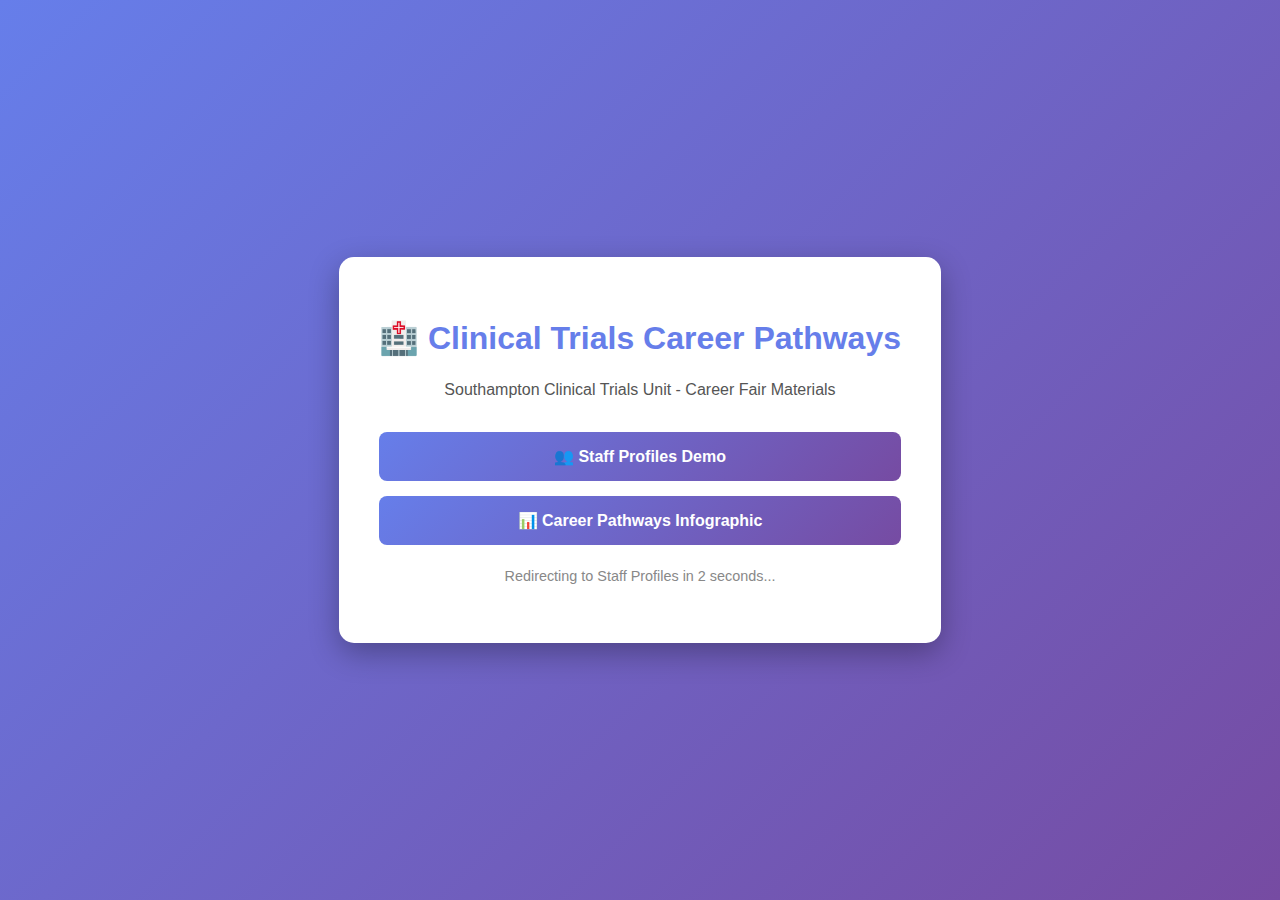
<file: index_redirect.html>
<!DOCTYPE html>
<html lang="en">
<head>
    <meta charset="UTF-8">
    <meta name="viewport" content="width=device-width, initial-scale=1.0">
    <title>Clinical Trials Career Pathways - SCTU</title>
    <style>
        body {
            font-family: 'Segoe UI', Tahoma, Geneva, Verdana, sans-serif;
            background: linear-gradient(135deg, #667eea 0%, #764ba2 100%);
            margin: 0;
            padding: 0;
            min-height: 100vh;
            display: flex;
            align-items: center;
            justify-content: center;
        }
        .container {
            background: white;
            padding: 40px;
            border-radius: 15px;
            box-shadow: 0 10px 30px rgba(0,0,0,0.3);
            text-align: center;
            max-width: 600px;
        }
        h1 {
            color: #667eea;
            margin-bottom: 20px;
        }
        .demo-links {
            display: flex;
            flex-direction: column;
            gap: 15px;
            margin-top: 30px;
        }
        a {
            display: inline-block;
            padding: 15px 30px;
            background: linear-gradient(135deg, #667eea, #764ba2);
            color: white;
            text-decoration: none;
            border-radius: 8px;
            font-weight: 600;
            transition: transform 0.3s ease, box-shadow 0.3s ease;
        }
        a:hover {
            transform: translateY(-3px);
            box-shadow: 0 8px 20px rgba(0,0,0,0.3);
        }
        p {
            color: #555;
            line-height: 1.6;
        }
    </style>
    <!-- Auto-redirect to staff profiles after 2 seconds -->
    <meta http-equiv="refresh" content="2; url=staff_profiles_demo_standalone.html">
</head>
<body>
    <div class="container">
        <h1>🏥 Clinical Trials Career Pathways</h1>
        <p>Southampton Clinical Trials Unit - Career Fair Materials</p>
        <div class="demo-links">
            <a href="staff_profiles_demo_standalone.html">👥 Staff Profiles Demo</a>
            <a href="career_fair_infographic_demo_standalone.html">📊 Career Pathways Infographic</a>
        </div>
        <p style="margin-top: 20px; font-size: 0.9em; color: #888;">
            Redirecting to Staff Profiles in 2 seconds...
        </p>
    </div>
</body>
</html>
</file>
<file: styles.css>
/* ===================================
   MODERN PORTFOLIO - ENHANCED UI/UX
   Color Psychology: Blues (Trust, Intelligence, Data)
   Teal Accents (Technology, Innovation)
   Warm CTAs (Action, Energy)
   =================================== */

/* Reset and Base Styles */
* {
    margin: 0;
    padding: 0;
    box-sizing: border-box;
}

:root {
    /* Primary Colors - Professional Blues */
    --primary-blue: #0f62fe;
    --primary-dark: #002d9c;
    --primary-light: #4589ff;
    
    /* Accent Colors - Tech Teal & Warm Orange */
    --accent-teal: #08bdba;
    --accent-teal-light: #3ddbd9;
    --accent-orange: #ff832b;
    --accent-purple: #a56eff;
    
    /* Neutral Colors */
    --text-primary: #161616;
    --text-secondary: #525252;
    --text-light: #8d8d8d;
    --bg-white: #ffffff;
    --bg-light: #f4f4f4;
    --bg-lighter: #fafafa;
    --bg-dark: #161616;
    --bg-card: #ffffff;
    
    /* Gradients */
    --gradient-primary: linear-gradient(135deg, #0f62fe 0%, #4589ff 50%, #08bdba 100%);
    --gradient-warm: linear-gradient(135deg, #ff832b 0%, #ff6b9d 100%);
    --gradient-cool: linear-gradient(135deg, #08bdba 0%, #a56eff 100%);
    --gradient-dark: linear-gradient(135deg, #002d9c 0%, #0f62fe 100%);
    
    /* Shadows - Enhanced Depth */
    --shadow-sm: 0 1px 3px rgba(0, 0, 0, 0.06), 0 1px 2px rgba(0, 0, 0, 0.04);
    --shadow-md: 0 4px 6px -1px rgba(0, 0, 0, 0.08), 0 2px 4px -1px rgba(0, 0, 0, 0.04);
    --shadow-lg: 0 10px 15px -3px rgba(0, 0, 0, 0.1), 0 4px 6px -2px rgba(0, 0, 0, 0.05);
    --shadow-xl: 0 20px 25px -5px rgba(0, 0, 0, 0.12), 0 10px 10px -5px rgba(0, 0, 0, 0.04);
    --shadow-2xl: 0 25px 50px -12px rgba(0, 0, 0, 0.25);
    
    /* Border Radius */
    --radius-sm: 0.375rem;
    --radius-md: 0.5rem;
    --radius-lg: 0.75rem;
    --radius-xl: 1rem;
    --radius-2xl: 1.5rem;
    
    /* Transitions */
    --transition-fast: 150ms cubic-bezier(0.4, 0, 0.2, 1);
    --transition-base: 300ms cubic-bezier(0.4, 0, 0.2, 1);
    --transition-slow: 500ms cubic-bezier(0.4, 0, 0.2, 1);
}

/* Typography - Optimized Hierarchy */
html {
    overflow-x: hidden;
    width: 100%;
}

body {
    font-family: 'Inter', -apple-system, BlinkMacSystemFont, 'Segoe UI', 'Roboto', 'Oxygen', 'Ubuntu', 'Cantarell', sans-serif;
    line-height: 1.6;
    color: var(--text-primary);
    background-color: var(--bg-lighter);
    font-size: 16px;
    -webkit-font-smoothing: antialiased;
    -moz-osx-font-smoothing: grayscale;
    overflow-x: hidden;
    width: 100%;
    max-width: 100%;
}

.container {
    max-width: 1280px;
    margin: 0 auto;
    padding: 0 2rem;
    width: 100%;
    box-sizing: border-box;
}

/* ===================================
   NAVIGATION - Glassmorphism
   =================================== */
.navbar {
    position: fixed;
    top: 0;
    width: 100%;
    background: rgba(255, 255, 255, 0.85);
    backdrop-filter: blur(20px) saturate(180%);
    -webkit-backdrop-filter: blur(20px) saturate(180%);
    border-bottom: 1px solid rgba(0, 0, 0, 0.05);
    box-shadow: var(--shadow-sm);
    z-index: 1000;
    transition: all var(--transition-base);
}

.navbar .container {
    display: flex;
    justify-content: space-between;
    align-items: center;
    padding: 1rem 2rem;
}

.nav-brand {
    font-size: 1.5rem;
    font-weight: 700;
    background: var(--gradient-primary);
    -webkit-background-clip: text;
    -webkit-text-fill-color: transparent;
    background-clip: text;
    letter-spacing: -0.5px;
}

.nav-menu {
    display: flex;
    list-style: none;
    gap: 2.5rem;
}

.nav-link {
    text-decoration: none;
    color: var(--text-primary);
    font-weight: 500;
    font-size: 0.9375rem;
    transition: color var(--transition-base);
    position: relative;
    padding: 0.5rem 0;
}

.nav-link::after {
    content: '';
    position: absolute;
    bottom: 0;
    left: 0;
    width: 0;
    height: 2px;
    background: var(--gradient-primary);
    transition: width var(--transition-base);
    border-radius: 2px;
}

.nav-link:hover {
    color: var(--primary-blue);
}

.nav-link:hover::after {
    width: 100%;
}

.hamburger {
    display: none;
    flex-direction: column;
    cursor: pointer;
    gap: 5px;
    padding: 0.5rem;
}

.hamburger span {
    width: 26px;
    height: 2.5px;
    background: var(--text-primary);
    transition: all var(--transition-base);
    border-radius: 2px;
}

/* ===================================
   HERO SECTION - Modern Gradient
   =================================== */
.hero {
    min-height: 100vh;
    display: flex;
    align-items: center;
    background: var(--gradient-primary);
    color: white;
    padding-top: 80px;
    position: relative;
    overflow: hidden;
    width: 100%;
    max-width: 100%;
    box-sizing: border-box;
}

.hero::before {
    content: '';
    position: absolute;
    top: 0;
    left: 0;
    right: 0;
    bottom: 0;
    background: 
        radial-gradient(circle at 20% 50%, rgba(255, 131, 43, 0.15) 0%, transparent 50%),
        radial-gradient(circle at 80% 80%, rgba(165, 110, 255, 0.15) 0%, transparent 50%);
    pointer-events: none;
}

.hero-content {
    text-align: center;
    animation: fadeInUp 1s ease;
    position: relative;
    z-index: 1;
}

.profile-image {
    width: 220px;
    height: 220px;
    margin: 0 auto 2.5rem;
    border-radius: 50%;
    overflow: hidden;
    border: 6px solid rgba(255, 255, 255, 0.2);
    box-shadow: 0 20px 40px rgba(0, 0, 0, 0.3), 0 0 0 12px rgba(255, 255, 255, 0.1);
    animation: fadeInScale 1s ease;
    position: relative;
}

.profile-image::after {
    content: '';
    position: absolute;
    inset: -6px;
    border-radius: 50%;
    padding: 6px;
    background: linear-gradient(135deg, rgba(255, 131, 43, 0.6), rgba(165, 110, 255, 0.6));
    -webkit-mask: linear-gradient(#fff 0 0) content-box, linear-gradient(#fff 0 0);
    -webkit-mask-composite: xor;
    mask-composite: exclude;
    opacity: 0;
    transition: opacity var(--transition-base);
}

.profile-image:hover::after {
    opacity: 1;
}

.profile-image img {
    width: 100%;
    height: 100%;
    object-fit: cover;
    transition: transform var(--transition-slow);
}

.profile-image:hover img {
    transform: scale(1.08);
}

/* Hero Showcase - Carousel */
.hero-showcase {
    margin-bottom: 3rem;
    animation: fadeInDown 1s ease 0.3s both;
}

.hero-carousel {
    position: relative;
    max-width: 900px;
    margin: 0 auto;
    border-radius: var(--radius-xl);
    overflow: hidden;
    box-shadow: 0 25px 60px rgba(0, 0, 0, 0.4), 0 0 0 1px rgba(255, 255, 255, 0.1);
    background: rgba(255, 255, 255, 0.05);
    backdrop-filter: blur(10px);
}

.carousel-container {
    position: relative;
    width: 100%;
    overflow: hidden;
    aspect-ratio: 16 / 9;
}

.carousel-track {
    display: flex;
    transition: transform 0.5s cubic-bezier(0.4, 0, 0.2, 1);
    height: 100%;
}

.carousel-slide {
    min-width: 100%;
    height: 100%;
    opacity: 0;
    transition: opacity 0.5s ease;
    position: relative;
    flex-shrink: 0;
}

.carousel-slide.active {
    opacity: 1;
    z-index: 1;
}

.carousel-slide img {
    width: 100%;
    height: 100%;
    object-fit: cover;
    display: block;
    cursor: pointer;
    transition: transform var(--transition-slow);
}

.carousel-slide:hover img {
    transform: scale(1.05);
}

.carousel-btn {
    position: absolute;
    top: 50%;
    transform: translateY(-50%);
    background: rgba(255, 255, 255, 0.15);
    backdrop-filter: blur(10px);
    border: 2px solid rgba(255, 255, 255, 0.2);
    color: white;
    width: 50px;
    height: 50px;
    border-radius: 50%;
    cursor: pointer;
    display: flex;
    align-items: center;
    justify-content: center;
    font-size: 1.25rem;
    transition: all var(--transition-base);
    z-index: 10;
    opacity: 0;
}

.hero-carousel:hover .carousel-btn {
    opacity: 1;
}

.carousel-btn:hover {
    background: rgba(255, 255, 255, 0.25);
    border-color: rgba(255, 255, 255, 0.4);
    transform: translateY(-50%) scale(1.1);
}

.carousel-prev {
    left: 1.5rem;
}

.carousel-next {
    right: 1.5rem;
}

.carousel-dots {
    position: absolute;
    bottom: 1.5rem;
    left: 50%;
    transform: translateX(-50%);
    display: flex;
    gap: 0.75rem;
    z-index: 10;
}

.dot {
    width: 12px;
    height: 12px;
    border-radius: 50%;
    background: rgba(255, 255, 255, 0.4);
    cursor: pointer;
    transition: all var(--transition-base);
    border: 2px solid rgba(255, 255, 255, 0.2);
}

.dot:hover {
    background: rgba(255, 255, 255, 0.6);
    transform: scale(1.2);
}

.dot.active {
    background: white;
    width: 32px;
    border-radius: 6px;
    border-color: rgba(255, 255, 255, 0.5);
}

@keyframes fadeInDown {
    from {
        opacity: 0;
        transform: translateY(-30px);
    }
    to {
        opacity: 1;
        transform: translateY(0);
    }
}

@keyframes fadeInScale {
    from {
        opacity: 0;
        transform: scale(0.85);
    }
    to {
        opacity: 1;
        transform: scale(1);
    }
}

.hero-title {
    font-size: clamp(2.5rem, 5vw, 4rem);
    font-weight: 800;
    margin-bottom: 1rem;
    letter-spacing: -1.5px;
    line-height: 1.1;
}

.highlight {
    background: var(--gradient-warm);
    -webkit-background-clip: text;
    -webkit-text-fill-color: transparent;
    background-clip: text;
    position: relative;
    display: inline-block;
}

.hero-subtitle {
    font-size: clamp(1.25rem, 3vw, 1.75rem);
    font-weight: 600;
    margin-bottom: 1.25rem;
    opacity: 0.95;
    letter-spacing: -0.3px;
}

.hero-description {
    font-size: clamp(1rem, 2vw, 1.25rem);
    margin-bottom: 2.5rem;
    opacity: 0.9;
    max-width: 700px;
    margin-left: auto;
    margin-right: auto;
    line-height: 1.7;
}

.hero-buttons {
    display: flex;
    gap: 1.25rem;
    justify-content: center;
    margin-bottom: 1.5rem;
    flex-wrap: wrap;
}

.hero-domains {
    font-size: clamp(0.875rem, 1.5vw, 1rem);
    color: var(--text-secondary);
    text-align: center;
    margin-top: 0;
    margin-bottom: 3rem;
    opacity: 0.85;
    font-weight: 500;
    font-style: italic;
    max-width: 600px;
    margin-left: auto;
    margin-right: auto;
    line-height: 1.6;
}

.btn {
    padding: 1rem 2.25rem;
    border-radius: var(--radius-lg);
    text-decoration: none;
    font-weight: 600;
    font-size: 1rem;
    transition: all var(--transition-base);
    display: inline-flex;
    align-items: center;
    gap: 0.625rem;
    cursor: pointer;
    border: none;
    letter-spacing: 0.3px;
}

.btn-primary {
    background: white;
    color: var(--primary-blue);
    box-shadow: 0 4px 14px rgba(0, 0, 0, 0.15);
}

.btn-primary:hover {
    transform: translateY(-3px);
    box-shadow: 0 12px 24px rgba(0, 0, 0, 0.2);
}

.btn-secondary {
    background: rgba(255, 255, 255, 0.1);
    color: white;
    border: 2px solid rgba(255, 255, 255, 0.3);
    backdrop-filter: blur(10px);
}

.btn-secondary:hover {
    background: rgba(255, 255, 255, 0.2);
    border-color: rgba(255, 255, 255, 0.6);
    transform: translateY(-3px);
}

.social-links {
    display: flex;
    gap: 2rem;
    justify-content: center;
}

.social-links a {
    color: white;
    font-size: 2rem;
    transition: all var(--transition-base);
    width: 50px;
    height: 50px;
    display: flex;
    align-items: center;
    justify-content: center;
    border-radius: 50%;
    background: rgba(255, 255, 255, 0.1);
    backdrop-filter: blur(10px);
}

.social-links a:hover {
    transform: translateY(-5px) scale(1.1);
    background: rgba(255, 255, 255, 0.2);
    box-shadow: 0 8px 20px rgba(0, 0, 0, 0.2);
}

/* ===================================
   SECTION STYLES
   =================================== */
section {
    padding: 6rem 0;
    width: 100%;
    max-width: 100%;
    overflow-x: hidden;
    box-sizing: border-box;
}

.section-title {
    font-size: clamp(2rem, 4vw, 3rem);
    font-weight: 800;
    text-align: center;
    margin-bottom: 4rem;
    color: var(--text-primary);
    position: relative;
    letter-spacing: -1px;
}

.section-title::after {
    content: '';
    position: absolute;
    bottom: -15px;
    left: 50%;
    transform: translateX(-50%);
    width: 100px;
    height: 5px;
    background: var(--gradient-primary);
    border-radius: var(--radius-sm);
}

/* ===================================
   ABOUT SECTION
   =================================== */
.about {
    background: var(--bg-white);
    position: relative;
}

.about-content {
    max-width: 900px;
    margin: 0 auto;
}

.about-text p {
    font-size: 1.125rem;
    color: var(--text-secondary);
    margin-bottom: 1.75rem;
    line-height: 1.8;
    text-align: justify;
}

.about-text p:first-child::first-letter {
    font-size: 3.5rem;
    font-weight: 700;
    float: left;
    line-height: 1;
    margin: 0 0.75rem 0 0;
    background: var(--gradient-primary);
    -webkit-background-clip: text;
    -webkit-text-fill-color: transparent;
    background-clip: text;
}

/* ===================================
   PROJECTS SECTION - Enhanced Cards
   =================================== */
.projects {
    background: var(--bg-lighter);
}

.projects-grid {
    display: grid;
    grid-template-columns: repeat(auto-fit, minmax(min(100%, 350px), 1fr));
    gap: 2.5rem;
    max-width: 1400px;
    margin: 0 auto;
}

@media (min-width: 1200px) {
    .projects-grid {
        grid-template-columns: repeat(2, 1fr);
    }
}

.project-card {
    background: var(--bg-card);
    border-radius: var(--radius-2xl);
    padding: 2.5rem;
    box-shadow: var(--shadow-md);
    transition: all var(--transition-base);
    border: 1px solid rgba(0, 0, 0, 0.05);
    position: relative;
    overflow: hidden;
}

.project-card::before {
    content: '';
    position: absolute;
    top: 0;
    left: 0;
    right: 0;
    height: 4px;
    background: var(--gradient-primary);
    transform: scaleX(0);
    transform-origin: left;
    transition: transform var(--transition-base);
}

.project-card:hover {
    transform: translateY(-8px);
    box-shadow: var(--shadow-2xl);
}

.project-card:hover::before {
    transform: scaleX(1);
}

.project-icon {
    width: 70px;
    height: 70px;
    background: var(--gradient-primary);
    border-radius: var(--radius-xl);
    display: flex;
    align-items: center;
    justify-content: center;
    margin-bottom: 1.75rem;
    box-shadow: 0 8px 16px rgba(15, 98, 254, 0.25);
    transition: all var(--transition-base);
}

.project-card:hover .project-icon {
    transform: scale(1.1) rotate(5deg);
    box-shadow: 0 12px 24px rgba(15, 98, 254, 0.35);
}

.project-icon i {
    font-size: 2rem;
    color: white;
}

.project-card h3 {
    font-size: 1.5rem;
    margin-bottom: 1.25rem;
    color: var(--text-primary);
    font-weight: 700;
    letter-spacing: -0.5px;
    line-height: 1.3;
}

.project-card p {
    color: var(--text-secondary);
    margin-bottom: 1.75rem;
    line-height: 1.7;
    font-size: 0.9375rem;
}

.project-card p strong {
    color: var(--text-primary);
    font-weight: 600;
}

.project-tags {
    display: flex;
    flex-wrap: wrap;
    gap: 0.625rem;
    margin-bottom: 1.75rem;
}

.tag {
    background: var(--bg-light);
    color: var(--primary-blue);
    padding: 0.5rem 1rem;
    border-radius: var(--radius-md);
    font-size: 0.8125rem;
    font-weight: 600;
    transition: all var(--transition-fast);
    border: 1px solid transparent;
}

.tag:hover {
    background: var(--primary-blue);
    color: white;
    transform: translateY(-2px);
}

.project-links {
    display: flex;
    gap: 1rem;
    flex-wrap: wrap;
    position: relative;
    z-index: 20;
}

.project-link {
    text-decoration: none;
    font-weight: 600;
    font-size: 0.9375rem;
    display: flex;
    align-items: center;
    gap: 0.5rem;
    transition: all var(--transition-base);
    padding: 0.625rem 1.25rem;
    border-radius: var(--radius-md);
    border: 2px solid transparent;
    flex: 1;
    min-width: 140px;
    justify-content: center;
    position: relative;
    z-index: 21;
    pointer-events: auto;
}

/* GitHub Button - Secondary Style */
.project-link-github {
    background: var(--bg-light);
    color: var(--text-primary);
    border-color: var(--bg-light);
}

.project-link-github:hover {
    background: var(--text-primary);
    color: white;
    border-color: var(--text-primary);
    transform: translateY(-2px);
}

/* Demo Button - Primary Style with Gradient */
.project-link-demo {
    background: var(--gradient-primary);
    color: white;
    box-shadow: 0 4px 12px rgba(15, 98, 254, 0.25);
    position: relative;
    overflow: hidden;
}

.project-link-demo::before {
    content: '';
    position: absolute;
    top: 0;
    left: -100%;
    width: 100%;
    height: 100%;
    background: linear-gradient(90deg, transparent, rgba(255, 255, 255, 0.3), transparent);
    transition: left 0.5s;
}

.project-link-demo:hover::before {
    left: 100%;
}

.project-link-demo:hover {
    transform: translateY(-3px);
    box-shadow: 0 8px 20px rgba(15, 98, 254, 0.4);
}

.project-link i {
    transition: transform var(--transition-base);
}

.project-link:hover i {
    transform: scale(1.15);
}

/* Disabled demo links (placeholder) */
.project-link-demo[href="#"] {
    opacity: 0.6;
    cursor: not-allowed;
    background: var(--bg-light);
    color: var(--text-secondary);
    box-shadow: none;
}

.project-link-demo[href="#"]:hover {
    transform: none;
    box-shadow: none;
}

/* ===================================
   CTA PROJECT CARD - CALL TO ACTION
   =================================== */
.project-card-cta {
    background: linear-gradient(135deg, rgba(15, 98, 254, 0.05) 0%, rgba(255, 131, 43, 0.05) 100%);
    border: 2px solid rgba(15, 98, 254, 0.15);
    position: relative;
    overflow: visible;
}

.project-card-cta::before {
    background: linear-gradient(90deg, var(--primary-blue), var(--accent-orange));
    transform: scaleX(1);
    height: 5px;
}

.project-card-cta::after {
    content: '💼 Opportunity';
    position: absolute;
    top: -12px;
    right: 2rem;
    background: linear-gradient(135deg, var(--primary-blue), var(--accent-orange));
    color: white;
    padding: 0.5rem 1.25rem;
    border-radius: var(--radius-md);
    font-size: 0.75rem;
    font-weight: 700;
    letter-spacing: 0.5px;
    box-shadow: 0 4px 12px rgba(15, 98, 254, 0.3);
    z-index: 1;
}

.project-card-cta:hover {
    transform: translateY(-10px);
    box-shadow: 0 20px 40px rgba(15, 98, 254, 0.2), 0 0 0 1px rgba(255, 131, 43, 0.2);
    border-color: rgba(15, 98, 254, 0.3);
}

.project-icon-cta {
    background: linear-gradient(135deg, var(--primary-blue), var(--accent-orange));
    box-shadow: 0 8px 20px rgba(15, 98, 254, 0.3), 0 4px 12px rgba(255, 131, 43, 0.2);
    animation: pulse-cta 2s ease-in-out infinite;
}

.project-card-cta:hover .project-icon-cta {
    transform: scale(1.15) rotate(10deg);
    box-shadow: 0 12px 30px rgba(15, 98, 254, 0.4), 0 6px 18px rgba(255, 131, 43, 0.3);
}

@keyframes pulse-cta {
    0%, 100% {
        box-shadow: 0 8px 20px rgba(15, 98, 254, 0.3), 0 4px 12px rgba(255, 131, 43, 0.2);
    }
    50% {
        box-shadow: 0 12px 30px rgba(15, 98, 254, 0.4), 0 6px 18px rgba(255, 131, 43, 0.3);
    }
}

.project-card-cta h3 {
    background: linear-gradient(135deg, var(--primary-blue), var(--accent-orange));
    -webkit-background-clip: text;
    -webkit-text-fill-color: transparent;
    background-clip: text;
}

.tag-cta {
    background: linear-gradient(135deg, rgba(15, 98, 254, 0.1), rgba(255, 131, 43, 0.1));
    border: 1px solid rgba(15, 98, 254, 0.2);
    color: var(--primary-blue);
}

.tag-cta:hover {
    background: linear-gradient(135deg, var(--primary-blue), var(--accent-orange));
    color: white;
    border-color: transparent;
}

.project-link-cta {
    background: linear-gradient(135deg, var(--primary-blue), var(--accent-orange));
    color: white;
    border: none;
    box-shadow: 0 6px 20px rgba(15, 98, 254, 0.3);
    font-weight: 700;
    position: relative;
    overflow: hidden;
}

.project-link-cta::before {
    content: '';
    position: absolute;
    top: 0;
    left: -100%;
    width: 100%;
    height: 100%;
    background: linear-gradient(90deg, transparent, rgba(255, 255, 255, 0.4), transparent);
    transition: left 0.6s;
}

.project-link-cta:hover::before {
    left: 100%;
}

.project-link-cta:hover {
    transform: translateY(-4px);
    box-shadow: 0 10px 30px rgba(15, 98, 254, 0.4), 0 4px 15px rgba(255, 131, 43, 0.3);
}

.project-link-cta i {
    animation: bounce-subtle 2s ease-in-out infinite;
}

@keyframes bounce-subtle {
    0%, 100% {
        transform: translateX(0);
    }
    50% {
        transform: translateX(3px);
    }
}

/* ===================================
   PROJECT SCREENSHOTS GALLERY - ENHANCED
   =================================== */
.project-screenshots {
    margin: 2.5rem 0;
    position: relative;
}

/* Project Carousel Styles */
.project-carousel {
    position: relative;
    border-radius: var(--radius-xl);
    overflow: hidden;
    box-shadow: var(--shadow-md);
    background: linear-gradient(135deg, var(--bg-lighter) 0%, var(--bg-white) 100%);
    border: 1px solid rgba(0, 0, 0, 0.05);
    z-index: 1;
}

.project-carousel::before {
    content: '📸 Screenshots';
    position: absolute;
    top: -12px;
    left: 2rem;
    background: var(--gradient-primary);
    color: white;
    padding: 0.5rem 1.25rem;
    border-radius: var(--radius-md);
    font-size: 0.875rem;
    font-weight: 700;
    letter-spacing: 0.5px;
    box-shadow: 0 4px 12px rgba(15, 98, 254, 0.3);
    z-index: 5;
}

.project-carousel .carousel-container {
    position: relative;
    width: 100%;
    overflow: hidden;
    aspect-ratio: 16 / 9;
    border-radius: var(--radius-xl);
}

.project-carousel .carousel-track {
    display: flex;
    transition: transform 0.5s cubic-bezier(0.4, 0, 0.2, 1);
    height: 100%;
    will-change: transform;
}

.project-carousel .carousel-slide {
    min-width: 100%;
    max-width: 100%;
    height: 100%;
    opacity: 0;
    transition: opacity 0.3s ease;
    position: relative;
    flex-shrink: 0;
    display: flex;
    flex-direction: column;
    overflow: hidden;
}

.project-carousel .carousel-slide.active {
    opacity: 1;
    z-index: 1;
}

.project-carousel .carousel-slide img {
    width: 100%;
    height: 100%;
    object-fit: cover;
    display: block;
    cursor: pointer;
    transition: transform var(--transition-slow);
    border-radius: var(--radius-xl);
    background: var(--bg-light);
}

.project-carousel .carousel-slide:hover img {
    transform: scale(1.05);
}

.project-carousel .screenshot-caption {
    padding: 1rem;
    text-align: center;
    font-size: 0.9375rem;
    font-weight: 700;
    color: var(--text-primary);
    margin: 0;
    background: var(--bg-white);
    border-top: 2px solid var(--bg-light);
    position: relative;
    z-index: 1;
    display: flex;
    align-items: center;
    justify-content: center;
    gap: 0.5rem;
}

.project-carousel .carousel-btn {
    position: absolute;
    top: 50%;
    transform: translateY(-50%);
    background: rgba(255, 255, 255, 0.9);
    backdrop-filter: blur(10px);
    border: 2px solid rgba(15, 98, 254, 0.2);
    color: var(--primary-blue);
    width: 45px;
    height: 45px;
    border-radius: 50%;
    cursor: pointer;
    display: flex;
    align-items: center;
    justify-content: center;
    font-size: 1.1rem;
    transition: all var(--transition-base);
    z-index: 10;
    opacity: 0;
    box-shadow: 0 4px 12px rgba(0, 0, 0, 0.15);
}

.project-carousel:hover .carousel-btn {
    opacity: 1;
}

.project-carousel .carousel-btn:hover {
    background: var(--primary-blue);
    color: white;
    border-color: var(--primary-blue);
    transform: translateY(-50%) scale(1.1);
    box-shadow: 0 6px 20px rgba(15, 98, 254, 0.3);
}

.project-carousel .carousel-prev {
    left: 1rem;
}

.project-carousel .carousel-next {
    right: 1rem;
}

.project-carousel .carousel-dots {
    position: absolute;
    bottom: 1rem;
    left: 50%;
    transform: translateX(-50%);
    display: flex;
    gap: 0.5rem;
    z-index: 10;
    background: rgba(255, 255, 255, 0.8);
    backdrop-filter: blur(10px);
    padding: 0.5rem 1rem;
    border-radius: var(--radius-md);
}

.project-carousel .dot {
    width: 10px;
    height: 10px;
    border-radius: 50%;
    background: rgba(15, 98, 254, 0.3);
    cursor: pointer;
    transition: all var(--transition-base);
    border: 2px solid transparent;
}

.project-carousel .dot:hover {
    background: rgba(15, 98, 254, 0.5);
    transform: scale(1.2);
}

.project-carousel .dot.active {
    background: var(--primary-blue);
    width: 24px;
    border-radius: 6px;
    border-color: rgba(15, 98, 254, 0.3);
}

.screenshot-item {
    position: relative;
    overflow: hidden;
    border-radius: var(--radius-xl);
    box-shadow: var(--shadow-md);
    transition: all var(--transition-base);
    background: var(--bg-white);
    aspect-ratio: 16 / 9;
    display: flex;
    flex-direction: column;
}

.screenshot-item::before {
    content: '';
    position: absolute;
    inset: 0;
    background: var(--gradient-primary);
    opacity: 0;
    transition: opacity var(--transition-base);
    z-index: 1;
    border-radius: var(--radius-xl);
}

.screenshot-item:hover::before {
    opacity: 0.1;
}

.screenshot-item:hover {
    transform: translateY(-8px) scale(1.02);
    box-shadow: var(--shadow-2xl);
}

.screenshot-item img {
    width: 100%;
    height: 100%;
    object-fit: cover;
    display: block;
    cursor: pointer;
    transition: transform var(--transition-slow), opacity var(--transition-base);
    border-radius: var(--radius-xl);
    background: var(--bg-light);
    opacity: 0;
    animation: imageFadeIn 0.6s ease forwards;
}

.screenshot-item:hover img {
    transform: scale(1.08);
}

@keyframes imageFadeIn {
    from {
        opacity: 0;
        transform: scale(0.98);
    }
    to {
        opacity: 1;
        transform: scale(1);
    }
}

/* Overlay on hover */
.screenshot-item::after {
    content: '🔍 Click to view full size';
    position: absolute;
    bottom: 0;
    left: 0;
    right: 0;
    background: linear-gradient(to top, rgba(0, 0, 0, 0.8), transparent);
    color: white;
    padding: 1.5rem 1rem 0.75rem;
    font-size: 0.8125rem;
    font-weight: 600;
    text-align: center;
    opacity: 0;
    transform: translateY(20px);
    transition: all var(--transition-base);
    z-index: 2;
    pointer-events: none;
}

.screenshot-item:hover::after {
    opacity: 1;
    transform: translateY(0);
}

.screenshot-caption {
    padding: 1rem;
    text-align: center;
    font-size: 0.9375rem;
    font-weight: 700;
    color: var(--text-primary);
    margin: 0;
    background: var(--bg-white);
    border-top: 2px solid var(--bg-light);
    position: relative;
    z-index: 1;
    display: flex;
    align-items: center;
    justify-content: center;
    gap: 0.5rem;
}

.screenshot-caption::before {
    content: '📊';
    font-size: 1.1rem;
}

.screenshot-item:hover .screenshot-caption {
    background: linear-gradient(135deg, var(--primary-blue), var(--accent-teal));
    color: white;
    border-top-color: transparent;
}

/* ===================================
   MODAL - ENHANCED LIGHTBOX
   =================================== */
.modal {
    display: none;
    position: fixed;
    z-index: 2000;
    left: 0;
    top: 0;
    width: 100%;
    height: 100%;
    background-color: rgba(0, 0, 0, 0.95);
    backdrop-filter: blur(10px);
    animation: fadeIn 0.3s ease;
    overflow: auto;
}

.modal.active {
    display: flex;
    align-items: center;
    justify-content: center;
    padding: 2rem;
}

.modal-content {
    max-width: 95%;
    max-height: 95vh;
    margin: auto;
    animation: scaleIn 0.4s cubic-bezier(0.34, 1.56, 0.64, 1);
    position: relative;
    display: flex;
    align-items: center;
    justify-content: center;
}

.modal-content img {
    max-width: 100%;
    max-height: 95vh;
    width: auto;
    height: auto;
    border-radius: var(--radius-xl);
    box-shadow: 0 25px 80px rgba(0, 0, 0, 0.6), 0 0 0 1px rgba(255, 255, 255, 0.1);
    object-fit: contain;
}

.modal-close {
    position: fixed;
    top: 2rem;
    right: 2rem;
    color: white;
    font-size: 2.5rem;
    font-weight: bold;
    cursor: pointer;
    background: rgba(255, 255, 255, 0.15);
    backdrop-filter: blur(10px);
    width: 50px;
    height: 50px;
    border-radius: 50%;
    display: flex;
    align-items: center;
    justify-content: center;
    transition: all var(--transition-base);
    z-index: 2001;
    border: 2px solid rgba(255, 255, 255, 0.2);
    box-shadow: 0 8px 20px rgba(0, 0, 0, 0.3);
}

.modal-close:hover {
    background: rgba(255, 255, 255, 0.25);
    transform: rotate(90deg) scale(1.1);
    border-color: rgba(255, 255, 255, 0.4);
}

.modal-close:active {
    transform: rotate(90deg) scale(0.95);
}

/* Modal Navigation Buttons */
.modal-nav {
    position: fixed;
    top: 50%;
    transform: translateY(-50%);
    background: rgba(255, 255, 255, 0.15);
    backdrop-filter: blur(10px);
    border: 2px solid rgba(255, 255, 255, 0.2);
    color: white;
    width: 50px;
    height: 50px;
    border-radius: 50%;
    cursor: pointer;
    display: flex;
    align-items: center;
    justify-content: center;
    font-size: 1.5rem;
    transition: all var(--transition-base);
    z-index: 2001;
    opacity: 0.7;
}

.modal-nav:hover {
    background: rgba(255, 255, 255, 0.25);
    border-color: rgba(255, 255, 255, 0.4);
    opacity: 1;
    transform: translateY(-50%) scale(1.1);
}

.modal-prev {
    left: 2rem;
}

.modal-next {
    right: 2rem;
}

@media (max-width: 768px) {
    .modal-nav {
        width: 45px;
        height: 45px;
        font-size: 1.25rem;
    }
    
    .modal-prev {
        left: 1rem;
    }
    
    .modal-next {
        right: 1rem;
    }
}

/* Responsive adjustments for screenshots */
@media (max-width: 768px) {
    .hero-showcase {
        margin-bottom: 2rem;
    }
    
    .hero-carousel {
        max-width: 100%;
        border-radius: var(--radius-lg);
    }
    
    .carousel-btn {
        width: 40px;
        height: 40px;
        font-size: 1rem;
        opacity: 0.7;
    }
    
    .carousel-prev {
        left: 0.75rem;
    }
    
    .carousel-next {
        right: 0.75rem;
    }
    
    .carousel-dots {
        bottom: 1rem;
    }
    
    .project-screenshots {
        grid-template-columns: repeat(auto-fit, minmax(250px, 1fr));
        gap: 1.5rem;
        padding: 1.5rem;
    }
    
    .project-screenshots::before {
        font-size: 0.75rem;
        padding: 0.4rem 1rem;
        left: 1.5rem;
    }
    
    .screenshot-item {
        aspect-ratio: 16 / 10;
    }
    
    .modal.active {
        padding: 1rem;
    }
    
    .modal-close {
        top: 1rem;
        right: 1rem;
        width: 45px;
        height: 45px;
        font-size: 2rem;
    }
}

@media (max-width: 480px) {
    .hero-showcase {
        margin-bottom: 1.5rem;
    }
    
    .carousel-btn {
        width: 35px;
        height: 35px;
        font-size: 0.875rem;
    }
    
    .carousel-prev {
        left: 0.5rem;
    }
    
    .carousel-next {
        right: 0.5rem;
    }
    
    .dot {
        width: 10px;
        height: 10px;
    }
    
    .dot.active {
        width: 24px;
    }
    
    .project-screenshots {
        grid-template-columns: 1fr;
        gap: 1.25rem;
        padding: 1.25rem;
    }
    
    .screenshot-item {
        aspect-ratio: 16 / 9;
    }
}

@keyframes fadeIn {
    from { opacity: 0; }
    to { opacity: 1; }
}

@keyframes scaleIn {
    from { transform: scale(0.9); opacity: 0; }
    to { transform: scale(1); opacity: 1; }
}

/* ===================================
   SKILLS SECTION - Modern Pills
   =================================== */
.skills {
    background: var(--bg-white);
}

.skills-grid {
    display: grid;
    grid-template-columns: repeat(auto-fit, minmax(min(100%, 300px), 1fr));
    gap: 2rem;
}

.skill-category {
    background: var(--bg-card);
    border-radius: var(--radius-xl);
    padding: 2.5rem;
    box-shadow: var(--shadow-md);
    transition: all var(--transition-base);
    border: 1px solid rgba(0, 0, 0, 0.05);
}

.skill-category:hover {
    transform: translateY(-5px);
    box-shadow: var(--shadow-xl);
}

.skill-category h3 {
    font-size: 1.375rem;
    margin-bottom: 1.75rem;
    color: var(--text-primary);
    font-weight: 700;
    display: flex;
    align-items: center;
    gap: 0.875rem;
    letter-spacing: -0.5px;
}

.skill-category h3 i {
    font-size: 1.75rem;
    background: var(--gradient-primary);
    -webkit-background-clip: text;
    -webkit-text-fill-color: transparent;
    background-clip: text;
}

.skill-tags {
    display: flex;
    flex-wrap: wrap;
    gap: 0.75rem;
}

.skill-tag {
    background: var(--gradient-primary);
    color: white;
    padding: 0.625rem 1.25rem;
    border-radius: var(--radius-md);
    font-size: 0.9375rem;
    font-weight: 600;
    transition: all var(--transition-base);
    box-shadow: 0 4px 8px rgba(15, 98, 254, 0.2);
}

.skill-tag:hover {
    transform: translateY(-3px) scale(1.05);
    box-shadow: 0 8px 16px rgba(15, 98, 254, 0.3);
}

/* Compact Soft Skills Styling */
.skill-tags-compact {
    gap: 0.5rem;
}

.skill-tag-compact {
    padding: 0.5rem 1rem;
    font-size: 0.875rem;
    font-weight: 500;
}

.skill-category-soft .skill-tags {
    display: grid;
    grid-template-columns: repeat(2, 1fr);
    gap: 0.5rem;
}

@media (max-width: 768px) {
    .skill-category-soft .skill-tags {
        grid-template-columns: 1fr;
    }
}

/* CTA Skill Category */
.skill-category-cta {
    background: linear-gradient(135deg, rgba(15, 98, 254, 0.08) 0%, rgba(255, 131, 43, 0.08) 100%);
    border: 2px solid rgba(15, 98, 254, 0.2);
    position: relative;
    overflow: visible;
}

.skill-category-cta::before {
    content: '💼';
    position: absolute;
    top: -15px;
    right: 2rem;
    font-size: 1.5rem;
    background: linear-gradient(135deg, var(--primary-blue), var(--accent-orange));
    width: 40px;
    height: 40px;
    border-radius: 50%;
    display: flex;
    align-items: center;
    justify-content: center;
    box-shadow: 0 4px 12px rgba(15, 98, 254, 0.3);
    z-index: 1;
}

.skill-category-cta:hover {
    transform: translateY(-8px);
    box-shadow: 0 15px 35px rgba(15, 98, 254, 0.25), 0 0 0 1px rgba(255, 131, 43, 0.2);
    border-color: rgba(15, 98, 254, 0.3);
}

.skill-category-cta h3 {
    background: linear-gradient(135deg, var(--primary-blue), var(--accent-orange));
    -webkit-background-clip: text;
    -webkit-text-fill-color: transparent;
    background-clip: text;
}

.skill-category-cta h3 i {
    background: linear-gradient(135deg, var(--primary-blue), var(--accent-orange));
    -webkit-background-clip: text;
    -webkit-text-fill-color: transparent;
    background-clip: text;
    animation: pulse-icon 2s ease-in-out infinite;
}

@keyframes pulse-icon {
    0%, 100% {
        transform: scale(1);
    }
    50% {
        transform: scale(1.1);
    }
}

.skill-cta-text {
    color: var(--text-secondary);
    font-size: 1rem;
    line-height: 1.7;
    margin-bottom: 1.5rem;
    font-style: italic;
    text-align: center;
}

.skill-tag-cta {
    background: linear-gradient(135deg, rgba(15, 98, 254, 0.15), rgba(255, 131, 43, 0.15));
    color: var(--primary-blue);
    border: 1px solid rgba(15, 98, 254, 0.3);
    box-shadow: 0 2px 6px rgba(15, 98, 254, 0.15);
}

.skill-tag-cta:hover {
    background: linear-gradient(135deg, var(--primary-blue), var(--accent-orange));
    color: white;
    border-color: transparent;
    transform: translateY(-3px) scale(1.05);
    box-shadow: 0 8px 16px rgba(15, 98, 254, 0.3);
}

.skill-cta-button {
    display: inline-flex;
    align-items: center;
    gap: 0.75rem;
    background: linear-gradient(135deg, var(--primary-blue), var(--accent-orange));
    color: white;
    padding: 1rem 2rem;
    border-radius: var(--radius-lg);
    text-decoration: none;
    font-weight: 700;
    font-size: 1rem;
    margin-top: 1.5rem;
    transition: all var(--transition-base);
    box-shadow: 0 6px 20px rgba(15, 98, 254, 0.3);
    width: 100%;
    justify-content: center;
    position: relative;
    overflow: hidden;
}

.skill-cta-button::before {
    content: '';
    position: absolute;
    top: 0;
    left: -100%;
    width: 100%;
    height: 100%;
    background: linear-gradient(90deg, transparent, rgba(255, 255, 255, 0.3), transparent);
    transition: left 0.6s;
}

.skill-cta-button:hover::before {
    left: 100%;
}

.skill-cta-button:hover {
    transform: translateY(-4px);
    box-shadow: 0 10px 30px rgba(15, 98, 254, 0.4), 0 4px 15px rgba(255, 131, 43, 0.3);
}

.skill-cta-button i {
    transition: transform var(--transition-base);
}

.skill-cta-button:hover i {
    transform: translateX(5px);
}

/* ===================================
   RECOMMENDATIONS SECTION - REDESIGNED
   =================================== */
.recommendations {
    background: var(--bg-lighter);
    position: relative;
}

.recommendations-subtitle {
    text-align: center;
    font-size: 1.125rem;
    color: var(--text-secondary);
    max-width: 800px;
    margin: -2rem auto 4rem;
    font-style: italic;
    line-height: 1.7;
    font-weight: 500;
}

.recommendations-carousel-wrapper {
    max-width: 1400px;
    margin: 0 auto;
    position: relative;
    padding: 0 4rem;
}

.recommendations-carousel {
    position: relative;
    overflow: visible;
}

@media (max-width: 768px) {
    .recommendations-carousel {
        overflow: hidden;
    }
}

.recommendations-track {
    display: flex;
    gap: 2.5rem;
    transition: transform 0.5s cubic-bezier(0.4, 0, 0.2, 1);
    will-change: transform;
    width: 100%;
}

.recommendations-track .recommendation-card {
    flex: 0 0 calc((100% - 5rem) / 3);
    width: calc((100% - 5rem) / 3);
    transition: transform 0.3s ease, opacity 0.3s ease;
}

.recommendation-card {
    background: var(--bg-card);
    border-radius: var(--radius-2xl);
    padding: 2.5rem;
    box-shadow: var(--shadow-md);
    transition: all var(--transition-base);
    border: 1px solid rgba(0, 0, 0, 0.05);
    position: relative;
    overflow: hidden;
    display: flex;
    flex-direction: column;
    gap: 2rem;
}

.recommendation-card::before {
    content: '';
    position: absolute;
    top: 0;
    left: 0;
    right: 0;
    height: 4px;
    background: var(--gradient-primary);
    transform: scaleX(0);
    transform-origin: left;
    transition: transform var(--transition-base);
}

.recommendation-card:hover {
    transform: translateY(-8px);
    box-shadow: var(--shadow-2xl);
}

.recommendation-card:hover::before {
    transform: scaleX(1);
}

/* Quote as Hero Element */
.recommendation-quote-wrapper {
    position: relative;
    flex: 1;
}

.quote-icon {
    position: absolute;
    top: -0.5rem;
    left: -0.5rem;
    width: 60px;
    height: 60px;
    background: linear-gradient(135deg, var(--primary-blue), var(--accent-teal));
    border-radius: 50%;
    display: flex;
    align-items: center;
    justify-content: center;
    box-shadow: 0 8px 20px rgba(15, 98, 254, 0.25);
    z-index: 2;
}

.quote-icon i {
    font-size: 1.5rem;
    color: white;
}

.recommendation-quote {
    font-size: 1.0625rem;
    line-height: 1.8;
    color: var(--text-primary);
    margin: 0;
    padding: 2rem 1.5rem 1.5rem 2rem;
    background: linear-gradient(135deg, rgba(15, 98, 254, 0.03) 0%, rgba(8, 189, 186, 0.03) 100%);
    border-radius: var(--radius-lg);
    border-left: 4px solid var(--primary-blue);
    font-style: italic;
    position: relative;
    font-weight: 500;
}

.recommendation-quote::before {
    content: '"';
    font-size: 4rem;
    color: var(--primary-blue);
    opacity: 0.1;
    position: absolute;
    left: 1.5rem;
    top: 0.5rem;
    font-family: Georgia, serif;
    line-height: 1;
}

/* Footer with Author Info */
.recommendation-footer {
    display: flex;
    flex-direction: column;
    gap: 1.25rem;
    padding-top: 1.5rem;
    border-top: 1px solid var(--bg-light);
}

.recommendation-author {
    display: flex;
    gap: 1rem;
    align-items: center;
}

.recommendation-avatar {
    width: 55px;
    height: 55px;
    border-radius: 50%;
    background: var(--gradient-primary);
    display: flex;
    align-items: center;
    justify-content: center;
    flex-shrink: 0;
    box-shadow: 0 4px 12px rgba(15, 98, 254, 0.25);
    transition: transform var(--transition-base);
}

.recommendation-card:hover .recommendation-avatar {
    transform: scale(1.1) rotate(5deg);
}

.recommendation-avatar i {
    font-size: 1.375rem;
    color: white;
}

.recommendation-info {
    flex: 1;
    min-width: 0;
}

.recommendation-name {
    font-size: 1rem;
    font-weight: 700;
    color: var(--text-primary);
    margin-bottom: 0.25rem;
    letter-spacing: -0.2px;
}

.recommendation-role {
    font-size: 0.8125rem;
    color: var(--text-secondary);
    margin-bottom: 0.125rem;
    line-height: 1.4;
}

.recommendation-relationship {
    font-size: 0.75rem;
    color: var(--text-light);
    font-style: italic;
}

/* View Full Recommendation Button */
.view-recommendation-btn {
    display: flex;
    align-items: center;
    justify-content: center;
    gap: 0.625rem;
    padding: 0.875rem 1.5rem;
    background: var(--bg-light);
    border: 2px solid var(--bg-light);
    border-radius: var(--radius-md);
    color: var(--primary-blue);
    font-weight: 600;
    font-size: 0.9375rem;
    cursor: pointer;
    transition: all var(--transition-base);
    width: 100%;
}

.view-recommendation-btn i {
    transition: transform var(--transition-base);
}

.view-recommendation-btn:hover {
    background: var(--primary-blue);
    color: white;
    border-color: var(--primary-blue);
    transform: translateY(-2px);
    box-shadow: 0 4px 12px rgba(15, 98, 254, 0.3);
}

.view-recommendation-btn:hover i {
    transform: scale(1.2);
}

/* Recommendation Carousel Navigation */
.recommendation-carousel-btn {
    position: absolute;
    top: 50%;
    transform: translateY(-50%);
    background: rgba(255, 255, 255, 0.95);
    border: 2px solid var(--bg-light);
    border-radius: 50%;
    width: 48px;
    height: 48px;
    display: flex;
    align-items: center;
    justify-content: center;
    cursor: pointer;
    transition: all var(--transition-base);
    z-index: 10;
    box-shadow: 0 4px 12px rgba(0, 0, 0, 0.1);
    color: var(--primary-blue);
    font-size: 1.125rem;
}


.recommendation-carousel-btn:hover {
    background: var(--primary-blue);
    color: white;
    border-color: var(--primary-blue);
    transform: translateY(-50%) scale(1.1);
    box-shadow: 0 6px 20px rgba(15, 98, 254, 0.3);
}

.recommendation-prev {
    left: -3.5rem;
}

.recommendation-next {
    right: -3.5rem;
}

@media (max-width: 1200px) {
    .recommendation-prev {
        left: -2rem;
    }
    
    .recommendation-next {
        right: -2rem;
    }
}

.recommendation-carousel-dots {
    display: flex;
    justify-content: center;
    gap: 0.75rem;
    margin-top: 2.5rem;
    z-index: 10;
    position: relative;
}

.recommendation-dot {
    width: 12px;
    height: 12px;
    border-radius: 50%;
    background: var(--bg-light);
    border: 2px solid var(--primary-blue);
    cursor: pointer;
    transition: all var(--transition-base);
}

.recommendation-dot.active {
    background: var(--primary-blue);
    transform: scale(1.2);
}

.recommendation-dot:hover {
    transform: scale(1.3);
    background: var(--accent-teal);
    border-color: var(--accent-teal);
}

/* ===================================
   CERTIFICATIONS SECTION
   =================================== */
.certifications {
    background: var(--bg-primary);
    position: relative;
    padding: 6rem 0;
}

.certifications-subtitle {
    text-align: center;
    font-size: 1.125rem;
    color: var(--text-secondary);
    max-width: 800px;
    margin: -2rem auto 4rem;
    font-style: italic;
    line-height: 1.7;
    font-weight: 500;
}

.certifications-carousel-wrapper {
    max-width: 1400px;
    margin: 0 auto;
    position: relative;
    padding: 0 4rem;
}

.certifications-carousel {
    position: relative;
    overflow: visible;
}

.certifications-track {
    display: flex;
    gap: 2rem;
    transition: transform 0.5s cubic-bezier(0.4, 0, 0.2, 1);
    will-change: transform;
    width: 100%;
}

.certifications-track .certificate-card {
    flex: 0 0 calc((100% - 4rem) / 3);
    width: calc((100% - 4rem) / 3);
    transition: transform 0.3s ease, opacity 0.3s ease;
}

.certificate-card {
    background: var(--bg-card);
    border-radius: var(--radius-2xl);
    padding: 1.5rem;
    box-shadow: var(--shadow-md);
    transition: all var(--transition-base);
    border: 1px solid rgba(0, 0, 0, 0.05);
    position: relative;
    overflow: hidden;
    display: flex;
    flex-direction: column;
    gap: 1.25rem;
}

.certificate-card::before {
    content: '';
    position: absolute;
    top: 0;
    left: 0;
    right: 0;
    height: 4px;
    background: var(--gradient-primary);
    transform: scaleX(0);
    transform-origin: left;
    transition: transform var(--transition-base);
}

.certificate-card:hover {
    transform: translateY(-8px);
    box-shadow: var(--shadow-2xl);
}

.certificate-card:hover::before {
    transform: scaleX(1);
}

.certificate-image-wrapper {
    width: 100%;
    aspect-ratio: 4 / 3;
    border-radius: var(--radius-lg);
    overflow: hidden;
    background: var(--bg-light);
    cursor: pointer;
    transition: all var(--transition-base);
    box-shadow: 0 4px 12px rgba(0, 0, 0, 0.1);
}

.certificate-image-wrapper:hover {
    transform: scale(1.02);
    box-shadow: 0 6px 20px rgba(0, 0, 0, 0.15);
}

.certificate-image-wrapper img {
    width: 100%;
    height: 100%;
    object-fit: cover;
    display: block;
    transition: transform var(--transition-slow);
}

.certificate-image-wrapper:hover img {
    transform: scale(1.05);
}

.certificate-info {
    display: flex;
    flex-direction: column;
    gap: 0.5rem;
}

.certificate-title {
    font-size: 1rem;
    font-weight: 700;
    color: var(--text-primary);
    margin: 0;
    line-height: 1.4;
    letter-spacing: -0.2px;
}

.certificate-platform {
    font-size: 0.875rem;
    color: var(--primary-blue);
    font-weight: 600;
    margin: 0;
}

.certificate-date {
    font-size: 0.8125rem;
    color: var(--text-light);
    margin: 0;
    font-style: italic;
}

/* Certificate Carousel Navigation */
.certificate-carousel-btn {
    position: absolute;
    top: 50%;
    transform: translateY(-50%);
    background: rgba(255, 255, 255, 0.95);
    border: 2px solid var(--bg-light);
    border-radius: 50%;
    width: 48px;
    height: 48px;
    display: flex;
    align-items: center;
    justify-content: center;
    cursor: pointer;
    transition: all var(--transition-base);
    z-index: 10;
    box-shadow: 0 4px 12px rgba(0, 0, 0, 0.1);
    color: var(--primary-blue);
    font-size: 1.125rem;
}

.certificate-carousel-btn:hover {
    background: var(--primary-blue);
    color: white;
    border-color: var(--primary-blue);
    transform: translateY(-50%) scale(1.1);
    box-shadow: 0 6px 20px rgba(15, 98, 254, 0.3);
}

.certificate-prev {
    left: -3.5rem;
}

.certificate-next {
    right: -3.5rem;
}

@media (max-width: 1200px) {
    .certificate-prev {
        left: -2rem;
    }
    
    .certificate-next {
        right: -2rem;
    }
}

.certificate-carousel-dots {
    display: flex;
    justify-content: center;
    gap: 0.75rem;
    margin-top: 2.5rem;
    z-index: 10;
    position: relative;
    flex-wrap: wrap;
}

.certificate-dot {
    width: 10px;
    height: 10px;
    border-radius: 50%;
    background: var(--bg-light);
    border: 2px solid var(--primary-blue);
    cursor: pointer;
    transition: all var(--transition-base);
}

.certificate-dot.active {
    background: var(--primary-blue);
    transform: scale(1.2);
}

.certificate-dot:hover {
    transform: scale(1.3);
    background: var(--accent-teal);
    border-color: var(--accent-teal);
}

/* Responsive Certifications */
@media (max-width: 768px) {
    .certifications-carousel-wrapper {
        padding: 0 3.5rem;
    }
    
    .certifications-carousel {
        overflow: hidden;
    }
    
    .certifications-track {
        gap: 2rem;
    }
    
    .certifications-track .certificate-card {
        flex: 0 0 100%;
        width: 100%;
    }
    
    .certificate-card {
        padding: 1.25rem;
        gap: 1rem;
    }
    
    .certificate-prev {
        left: 0.5rem;
    }
    
    .certificate-next {
        right: 0.5rem;
    }
    
    .certificate-carousel-btn {
        width: 40px;
        height: 40px;
        font-size: 1rem;
        background: rgba(255, 255, 255, 0.98);
        box-shadow: 0 4px 16px rgba(0, 0, 0, 0.15);
    }
    
    .certificate-title {
        font-size: 0.9375rem;
    }
    
    .certificate-platform {
        font-size: 0.8125rem;
    }
    
    .certificate-date {
        font-size: 0.75rem;
    }
}

@media (max-width: 480px) {
    .certifications-carousel-wrapper {
        padding: 0 2.5rem;
    }
    
    .certificate-card {
        padding: 1rem;
    }
    
    .certificate-prev {
        left: 0.25rem;
    }
    
    .certificate-next {
        right: 0.25rem;
    }
    
    .certificate-carousel-btn {
        width: 36px;
        height: 36px;
        font-size: 0.875rem;
    }
    
    .certificate-carousel-dots {
        gap: 0.5rem;
    }
    
    .certificate-dot {
        width: 8px;
        height: 8px;
    }
}

/* Responsive Recommendations */
@media (max-width: 768px) {
    .recommendations-subtitle {
        font-size: 1rem;
        margin: -1.5rem auto 3rem;
        padding: 0 1rem;
    }
    
    .recommendations-carousel-wrapper {
        padding: 0 3.5rem;
    }
    
    .recommendations-track {
        gap: 2rem;
    }
    
    .recommendations-track .recommendation-card {
        min-width: 100%;
    }
    
    .recommendation-card {
        padding: 2rem;
        gap: 1.5rem;
    }
    
    .recommendation-prev {
        left: 0.5rem;
    }
    
    .recommendation-next {
        right: 0.5rem;
    }
    
    .recommendation-carousel-btn {
        width: 40px;
        height: 40px;
        font-size: 1rem;
        background: rgba(255, 255, 255, 0.98);
        box-shadow: 0 4px 16px rgba(0, 0, 0, 0.15);
    }
    
    .quote-icon {
        width: 50px;
        height: 50px;
        top: -0.25rem;
        left: -0.25rem;
    }
    
    .quote-icon i {
        font-size: 1.25rem;
    }
    
    .recommendation-quote {
        font-size: 1rem;
        padding: 1.75rem 1.25rem 1.25rem 1.75rem;
    }
    
    .recommendation-quote::before {
        font-size: 3rem;
        left: 1.25rem;
        top: 0.25rem;
    }
    
    .recommendation-author {
        gap: 0.875rem;
    }
    
    .recommendation-avatar {
        width: 50px;
        height: 50px;
    }
    
    .recommendation-avatar i {
        font-size: 1.25rem;
    }
    
    .recommendation-name {
        font-size: 0.9375rem;
    }
    
    .recommendation-role {
        font-size: 0.75rem;
    }
    
    .view-recommendation-btn {
        padding: 0.75rem 1.25rem;
        font-size: 0.875rem;
    }
}

@media (max-width: 480px) {
    .recommendations-carousel-wrapper {
        padding: 0 2.5rem;
    }
    
    .recommendation-card {
        padding: 1.5rem;
        gap: 1.25rem;
    }
    
    .recommendation-quote {
        font-size: 0.9375rem;
        padding: 1.5rem 1rem 1rem 1.5rem;
        line-height: 1.7;
    }
    
    .quote-icon {
        width: 45px;
        height: 45px;
    }
    
    .recommendation-footer {
        gap: 1rem;
    }
    
    .recommendation-prev {
        left: 0.25rem;
    }
    
    .recommendation-next {
        right: 0.25rem;
    }
    
    .recommendation-carousel-btn {
        width: 36px;
        height: 36px;
        font-size: 0.875rem;
    }
}

/* ===================================
   CONTACT SECTION
   =================================== */
.contact {
    background: var(--bg-lighter);
}

.contact-content {
    max-width: 800px;
    margin: 0 auto;
    text-align: center;
}

.contact-text {
    font-size: 1.25rem;
    color: var(--text-secondary);
    margin-bottom: 3rem;
    line-height: 1.8;
}

.contact-methods {
    display: grid;
    grid-template-columns: repeat(auto-fit, minmax(280px, 1fr));
    gap: 1.25rem;
    margin-bottom: 4rem;
    max-width: 900px;
    margin-left: auto;
    margin-right: auto;
}

.contact-method {
    display: flex;
    align-items: center;
    gap: 1.25rem;
    padding: 1.25rem 2rem;
    background: var(--bg-card);
    border-radius: var(--radius-lg);
    text-decoration: none;
    color: var(--text-primary);
    transition: all var(--transition-base);
    box-shadow: var(--shadow-md);
    border: 2px solid transparent;
    cursor: pointer;
}

.contact-method:hover {
    background: var(--gradient-primary);
    color: white;
    transform: translateY(-4px);
    border-color: transparent;
    box-shadow: var(--shadow-xl);
}

.contact-method-location {
    cursor: default;
}

.contact-method-location:hover {
    transform: none;
    background: var(--bg-card);
    color: var(--text-primary);
}

.contact-method-calendly {
    background: linear-gradient(135deg, #0069ff 0%, #0052cc 100%);
    color: white;
}

.contact-method-calendly:hover {
    background: linear-gradient(135deg, #0052cc 0%, #003d99 100%);
    color: white;
}

.contact-method i {
    font-size: 1.75rem;
    min-width: 30px;
}

.contact-method span {
    font-weight: 500;
}

/* Contact Form */
.contact-form-wrapper {
    max-width: 800px;
    margin: 4rem auto 0;
    padding: 0;
    background: transparent;
    border-radius: var(--radius-xl);
}

.contact-form-header {
    text-align: center;
    margin-bottom: 3rem;
    padding-bottom: 2rem;
    border-bottom: 2px solid rgba(255, 255, 255, 0.1);
}

.form-header-icon {
    width: 80px;
    height: 80px;
    margin: 0 auto 1.5rem;
    background: var(--gradient-primary);
    border-radius: 50%;
    display: flex;
    align-items: center;
    justify-content: center;
    box-shadow: 0 8px 24px rgba(8, 189, 186, 0.3);
    animation: float 3s ease-in-out infinite;
}

.form-header-icon i {
    font-size: 2rem;
    color: white;
}

@keyframes float {
    0%, 100% { transform: translateY(0px); }
    50% { transform: translateY(-10px); }
}

.contact-form-title {
    font-size: 2rem;
    font-weight: 700;
    color: var(--text-primary);
    margin-bottom: 1rem;
    background: var(--gradient-primary);
    -webkit-background-clip: text;
    -webkit-text-fill-color: transparent;
    background-clip: text;
}

.contact-form-subtitle {
    font-size: 1.0625rem;
    color: var(--text-secondary);
    line-height: 1.7;
    max-width: 600px;
    margin: 0 auto;
}

.contact-form {
    background: var(--bg-card);
    padding: 3rem;
    border-radius: var(--radius-xl);
    box-shadow: var(--shadow-lg);
    border: 1px solid rgba(255, 255, 255, 0.1);
    display: flex;
    flex-direction: column;
    gap: 2rem;
}

.form-row {
    display: grid;
    grid-template-columns: 1fr 1fr;
    gap: 1.5rem;
}

.form-group {
    display: flex;
    flex-direction: column;
    gap: 0.75rem;
}

.form-label {
    font-weight: 600;
    color: var(--text-primary);
    font-size: 0.9375rem;
    display: flex;
    align-items: center;
    gap: 0.5rem;
}

.form-label i {
    color: var(--accent-teal);
    font-size: 0.875rem;
}

.required {
    color: var(--accent-orange);
    font-weight: 700;
}

.form-input,
.form-textarea {
    padding: 1.125rem 1.5rem;
    border: 2px solid rgba(255, 255, 255, 0.1);
    border-radius: var(--radius-md);
    background: var(--bg-lighter);
    color: var(--text-primary);
    font-size: 1rem;
    font-family: inherit;
    transition: all var(--transition-base);
    width: 100%;
}

.form-input::placeholder,
.form-textarea::placeholder {
    color: var(--text-secondary);
    opacity: 0.6;
}

.form-input:hover,
.form-textarea:hover {
    border-color: rgba(255, 255, 255, 0.2);
}

.form-input:focus,
.form-textarea:focus {
    outline: none;
    border-color: var(--accent-teal);
    box-shadow: 0 0 0 4px rgba(8, 189, 186, 0.15);
    background: var(--bg-card);
    transform: translateY(-2px);
}

.form-textarea {
    resize: vertical;
    min-height: 150px;
    line-height: 1.6;
}

.form-helper-text {
    font-size: 0.875rem;
    color: var(--text-secondary);
    display: flex;
    align-items: center;
    gap: 0.5rem;
    margin-top: 0.25rem;
}

.form-helper-text i {
    color: var(--accent-teal);
    font-size: 0.75rem;
}

.form-submit-wrapper {
    display: flex;
    flex-direction: column;
    align-items: center;
    gap: 1rem;
    margin-top: 1rem;
}

.form-submit {
    padding: 1.125rem 3rem;
    font-size: 1.0625rem;
    font-weight: 600;
    min-width: 200px;
    position: relative;
    overflow: hidden;
}

.form-submit .btn-text,
.form-submit .btn-loading {
    display: flex;
    align-items: center;
    justify-content: center;
    gap: 0.75rem;
}

.form-submit:hover {
    transform: translateY(-2px);
    box-shadow: 0 8px 24px rgba(8, 189, 186, 0.4);
}

.form-submit:active {
    transform: translateY(0);
}

.form-privacy-note {
    text-align: center;
    font-size: 0.8125rem;
    color: var(--text-secondary);
    display: flex;
    align-items: center;
    justify-content: center;
    gap: 0.5rem;
    margin: 0;
}

.form-privacy-note i {
    color: var(--accent-teal);
    font-size: 0.875rem;
}

/* Form Validation States */
.form-input:invalid:not(:placeholder-shown),
.form-textarea:invalid:not(:placeholder-shown) {
    border-color: var(--accent-orange);
}

.form-input:valid:not(:placeholder-shown),
.form-textarea:valid:not(:placeholder-shown) {
    border-color: rgba(8, 189, 186, 0.3);
}

@media (max-width: 768px) {
    .contact-methods {
        grid-template-columns: 1fr;
    }
    
    .contact-form-wrapper {
        margin-top: 3rem;
    }
    
    .contact-form-header {
        margin-bottom: 2rem;
        padding-bottom: 1.5rem;
    }
    
    .form-header-icon {
        width: 60px;
        height: 60px;
        margin-bottom: 1rem;
    }
    
    .form-header-icon i {
        font-size: 1.5rem;
    }
    
    .contact-form-title {
        font-size: 1.5rem;
    }
    
    .contact-form-subtitle {
        font-size: 0.9375rem;
    }
    
    .contact-form {
        padding: 2rem 1.5rem;
        gap: 1.5rem;
    }
    
    .form-row {
        grid-template-columns: 1fr;
        gap: 1.5rem;
    }
    
    .form-submit {
        width: 100%;
        min-width: auto;
    }
}

/* ===================================
   FOOTER
   =================================== */
.footer {
    background: var(--bg-dark);
    color: rgba(255, 255, 255, 0.8);
    padding: 3rem 0;
    text-align: center;
}

.footer p {
    margin: 0.625rem 0;
    font-size: 0.9375rem;
}

.footer i {
    color: #ff6b9d;
    animation: heartbeat 1.5s ease-in-out infinite;
}

@keyframes heartbeat {
    0%, 100% { transform: scale(1); }
    10%, 30% { transform: scale(1.1); }
    20%, 40% { transform: scale(0.9); }
}

/* ===================================
   ANIMATIONS
   =================================== */
@keyframes fadeInUp {
    from {
        opacity: 0;
        transform: translateY(40px);
    }
    to {
        opacity: 1;
        transform: translateY(0);
    }
}

/* ===================================
   RESPONSIVE DESIGN - Mobile First
   =================================== */
@media (max-width: 768px) {
    .container {
        padding: 0 1.5rem;
    }

    .nav-menu {
        display: none;
        position: absolute;
        top: 100%;
        left: 0;
        width: 100%;
        background: rgba(255, 255, 255, 0.98);
        backdrop-filter: blur(20px);
        flex-direction: column;
        padding: 2rem;
        box-shadow: var(--shadow-lg);
        gap: 0;
    }

    .nav-menu li {
        padding: 1rem 0;
        border-bottom: 1px solid var(--bg-light);
    }

    .nav-menu li:last-child {
        border-bottom: none;
    }

    .nav-menu.active {
        display: flex;
    }

    .hamburger {
        display: flex;
    }

    section {
        padding: 4rem 0;
    }

    .section-title {
        margin-bottom: 3rem;
    }

    .hero-buttons {
        flex-direction: column;
        align-items: stretch;
    }

    .btn {
        width: 100%;
        max-width: 100%;
        justify-content: center;
    }

    .projects-grid,
    .skills-grid {
        grid-template-columns: 1fr;
        gap: 2rem;
    }

    .project-card,
    .skill-category {
        padding: 2rem;
    }

    .social-links a {
        width: 45px;
        height: 45px;
        font-size: 1.75rem;
    }
}

@media (max-width: 480px) {
    .container {
        padding: 0 1rem;
    }

    .navbar .container {
        padding: 0.875rem 1rem;
    }

    .profile-image {
        width: 180px;
        height: 180px;
    }

    .project-card,
    .skill-category {
        padding: 1.75rem;
    }

    .project-icon {
        width: 60px;
        height: 60px;
    }

    .project-icon i {
        font-size: 1.75rem;
    }

    .contact-method {
        padding: 1rem 1.5rem;
        flex-direction: column;
        text-align: center;
    }
}

/* ===================================
   SMOOTH SCROLLING & UTILITIES
   =================================== */
html {
    scroll-behavior: smooth;
}

::selection {
    background: var(--primary-blue);
    color: white;
}

::-webkit-scrollbar {
    width: 12px;
}

::-webkit-scrollbar-track {
    background: var(--bg-light);
}

::-webkit-scrollbar-thumb {
    background: var(--gradient-primary);
    border-radius: 6px;
}

::-webkit-scrollbar-thumb:hover {
    background: var(--primary-dark);
}

/* Focus Styles for Accessibility */
/* Skip to Content Link (Accessibility) */
.skip-to-content {
    position: absolute;
    top: -100px;
    left: 0;
    background: var(--primary-blue);
    color: white;
    padding: 1rem 2rem;
    text-decoration: none;
    font-weight: 600;
    z-index: 10001;
    border-radius: 0 0 var(--radius-md) 0;
    transition: top 0.3s ease;
}

.skip-to-content:focus {
    top: 0;
    outline: 4px solid var(--accent-teal);
    outline-offset: 2px;
}

/* Enhanced Focus Indicators */
a:focus,
button:focus,
input:focus,
textarea:focus,
select:focus {
    outline: 3px solid var(--accent-teal);
    outline-offset: 3px;
    outline-style: solid;
}

a:focus-visible,
button:focus-visible,
input:focus-visible,
textarea:focus-visible,
select:focus-visible {
    outline: 3px solid var(--accent-teal);
    outline-offset: 3px;
    outline-style: solid;
}

/* Remove default focus for mouse users, keep for keyboard */
*:focus:not(:focus-visible) {
    outline: none;
}

/* Enhanced focus for interactive elements */
.nav-link:focus,
.btn:focus,
.project-link:focus,
.carousel-btn:focus,
.certificate-carousel-btn:focus,
.recommendation-carousel-btn:focus,
.view-recommendation-btn:focus,
.cookie-btn:focus,
.skill-tag:focus,
.dot:focus,
.recommendation-dot:focus,
.certificate-dot:focus {
    outline: 3px solid var(--accent-teal);
    outline-offset: 3px;
    box-shadow: 0 0 0 3px rgba(8, 189, 186, 0.3);
}

/* Image focus for keyboard navigation */
img[role="button"]:focus {
    outline: 3px solid var(--accent-teal);
    outline-offset: 4px;
    border-radius: var(--radius-md);
}

/* Reduced Motion Support */
@media (prefers-reduced-motion: reduce) {
    *,
    *::before,
    *::after {
        animation-duration: 0.01ms !important;
        animation-iteration-count: 1 !important;
        transition-duration: 0.01ms !important;
    }
}

/* ===================================
   COOKIE CONSENT BANNER
   =================================== */
.cookie-consent {
    position: fixed;
    bottom: 0;
    left: 0;
    right: 0;
    background: var(--bg-card);
    box-shadow: 0 -4px 20px rgba(0, 0, 0, 0.15);
    z-index: 10000;
    padding: 1.5rem 2rem;
    border-top: 3px solid var(--primary-blue);
    animation: slideUp 0.4s ease-out;
}

@keyframes slideUp {
    from {
        transform: translateY(100%);
        opacity: 0;
    }
    to {
        transform: translateY(0);
        opacity: 1;
    }
}

.cookie-consent-content {
    max-width: 1400px;
    margin: 0 auto;
    display: flex;
    align-items: center;
    justify-content: space-between;
    gap: 2rem;
    flex-wrap: wrap;
}

.cookie-consent-text {
    display: flex;
    align-items: flex-start;
    gap: 1rem;
    flex: 1;
    min-width: 300px;
}

.cookie-consent-text i {
    font-size: 1.5rem;
    color: var(--primary-blue);
    margin-top: 0.25rem;
    flex-shrink: 0;
}

.cookie-consent-text h4 {
    font-size: 1.125rem;
    font-weight: 700;
    color: var(--text-primary);
    margin-bottom: 0.5rem;
    letter-spacing: -0.3px;
}

.cookie-consent-text p {
    font-size: 0.9375rem;
    color: var(--text-secondary);
    line-height: 1.6;
    margin: 0;
}

.cookie-consent-buttons {
    display: flex;
    gap: 1rem;
    flex-shrink: 0;
}

.cookie-btn {
    padding: 0.875rem 1.75rem;
    border-radius: var(--radius-md);
    font-weight: 600;
    font-size: 0.9375rem;
    cursor: pointer;
    transition: all var(--transition-base);
    display: flex;
    align-items: center;
    gap: 0.5rem;
    border: 2px solid transparent;
    white-space: nowrap;
}

.cookie-btn i {
    font-size: 1rem;
}

.cookie-btn-accept {
    background: var(--gradient-primary);
    color: white;
    box-shadow: 0 4px 12px rgba(15, 98, 254, 0.3);
}

.cookie-btn-accept:hover {
    transform: translateY(-2px);
    box-shadow: 0 6px 20px rgba(15, 98, 254, 0.4);
}

.cookie-btn-reject {
    background: var(--bg-light);
    color: var(--text-primary);
    border-color: var(--bg-light);
}

.cookie-btn-reject:hover {
    background: var(--bg-lighter);
    border-color: var(--text-light);
    transform: translateY(-2px);
}

@media (max-width: 768px) {
    .cookie-consent {
        padding: 1.25rem 1.5rem;
    }
    
    .cookie-consent-content {
        flex-direction: column;
        align-items: stretch;
        gap: 1.25rem;
    }
    
    .cookie-consent-text {
        min-width: auto;
    }
    
    .cookie-consent-buttons {
        width: 100%;
        flex-direction: column;
    }
    
    .cookie-btn {
        width: 100%;
        justify-content: center;
    }
}
</file>
